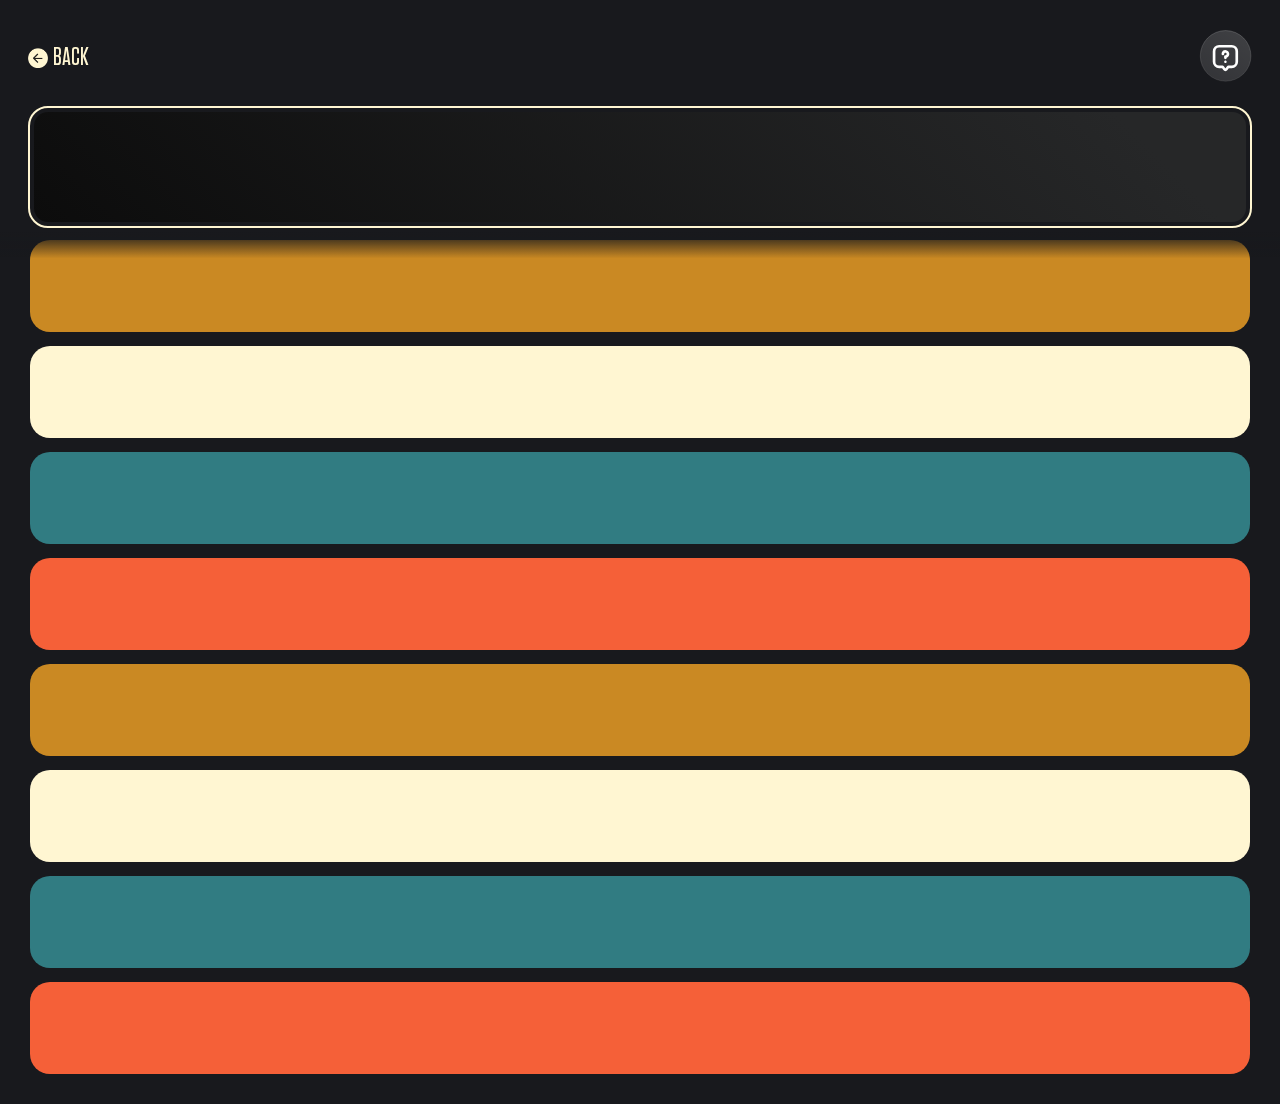
<file: index.html>
<!DOCTYPE html>
<html lang="en">

<head>
    <meta charset="UTF-8">
    <meta name="viewport" content="width=device-width, initial-scale=1.0">
    <link rel="stylesheet" href="styles.css">
    <script src="main.js"></script>
    <title>Tutorial Videos</title>
</head>

<body>
    <div class="mainContainer">
        <div class="stickyHeader">
            <div class="navContainer">
                <div style="display: flex; align-items: center">
                    <img src="assets/img/arrow_back_icon.png" alt="" class="backArrowIcon">
                    <h3 class="backLabel">BACK</h3>
                </div>
                <a href="https://test-ventures.com/sacbepayments/sacbe_support/v1/#/index">
                    <img src="assets/img/support_icon.svg" alt="support">
                </a>
            </div>
            <div style="width: 100%; display: flex; flex-direction: column; gap: .5rem;">
                <div class="title-container fadeIn">
                    <div class="gradient-title-container">
                        <div style="width: 100%; display: flex; justify-content: space-between; align-items: center;">
                            <img src="./assets/img/sacbe_logo.svg" class="sacbe-logo fadeInText" alt="sacbe_logo">
                            <img src="./assets/img/visa_logo.svg" class="master-card-logo fadeInText" alt="visa_logo">
                        </div>
                        <h1 class="panel-title fadeInText">TUTORIAL VIDEOS</h1>
                    </div>
                </div>
            </div>
        </div>

        <div class="videos-container">
            <a class="video-container fadeIn" href="https://www.youtube.com/watch?v=9zCfjHZicMk" target="_blank">
                <div class="video-item">
                    <div class="mini-label-container fadeInText">
                        <span class="mini-label">1:46 MIN</span>
                    </div>
                    <span class="video-title fadeInText">HOW TO ADD A NEW CARD?</span>
                </div>
            </a>
            <a class="video-container fadeIn" href="https://www.youtube.com/watch?v=-e9iCr4M2UQ" target="_blank">
                <div class="video-item">
                    <div class="mini-label-container fadeInText">
                        <span class="mini-label">1:33 MIN</span>
                    </div>
                    <span class="video-title fadeInText">HOW TO TOP UP?</span>
                </div>
            </a>
            <a class="video-container fadeIn" href="https://www.youtube.com/watch?v=wfTyq5IBsaI" target="_blank">
                <div class="video-item">
                    <div class="mini-label-container fadeInText">
                        <span class="mini-label">1:15 MIN</span>
                    </div>
                    <span class="video-title fadeInText">HOW TO PAY BILLS?</span>
                </div>
            </a>
            <a class="video-container fadeIn" href="https://www.youtube.com/watch?v=-pmedccVc3Y" target="_blank">
                <div class="video-item">
                    <div class="mini-label-container fadeInText">
                        <span class="mini-label">1:28 MIN</span>
                    </div>
                    <span class="video-title fadeInText">HOW TO REQUEST YOUR CARD?</span>
                </div>
            </a>
            <a class="video-container fadeIn " href="https://www.youtube.com/watch?v=SNN9tK99cCo" target="_blank">
                <div class="video-item">
                    <div class="mini-label-container fadeInText">
                        <span class="mini-label">1:36 MIN</span>
                    </div>
                    <span class="video-title fadeInText">HOW TO SEND MONEY?</span>
                </div>
            </a>
            <a class="video-container fadeIn" href="https://www.youtube.com/watch?v=dwmmmMFZc3o" target="_blank">
                <div class="video-item">
                    <div class="mini-label-container fadeInText">
                        <span class="mini-label">1:37 MIN</span>
                    </div>
                    <span class="video-title fadeInText">HOW TO REQUEST MONEY?</span>
                </div>
            </a>
            <a class="video-container fadeIn " href="https://www.youtube.com/watch?v=7crKuS0UjgI" target="_blank">
                <div class="video-item">
                    <div class="mini-label-container fadeInText">
                        <span class="mini-label">1:16 MIN</span>
                    </div>
                    <span class="video-title fadeInText">Load Money from a prepaid card</span>
                </div>
            </a>
            <a class="video-container fadeIn " href="https://www.youtube.com/watch?v=21Tj1qVic9E" target="_blank">
                <div class="video-item">
                    <div class="mini-label-container fadeInText">
                        <span class="mini-label">2:16 MIN</span>
                    </div>
                    <span class="video-title fadeInText">LOAD MONEY WITH ANY CARD</span>
                </div>
            </a>
        </div>
    </div>
</body>

</html>
</file>
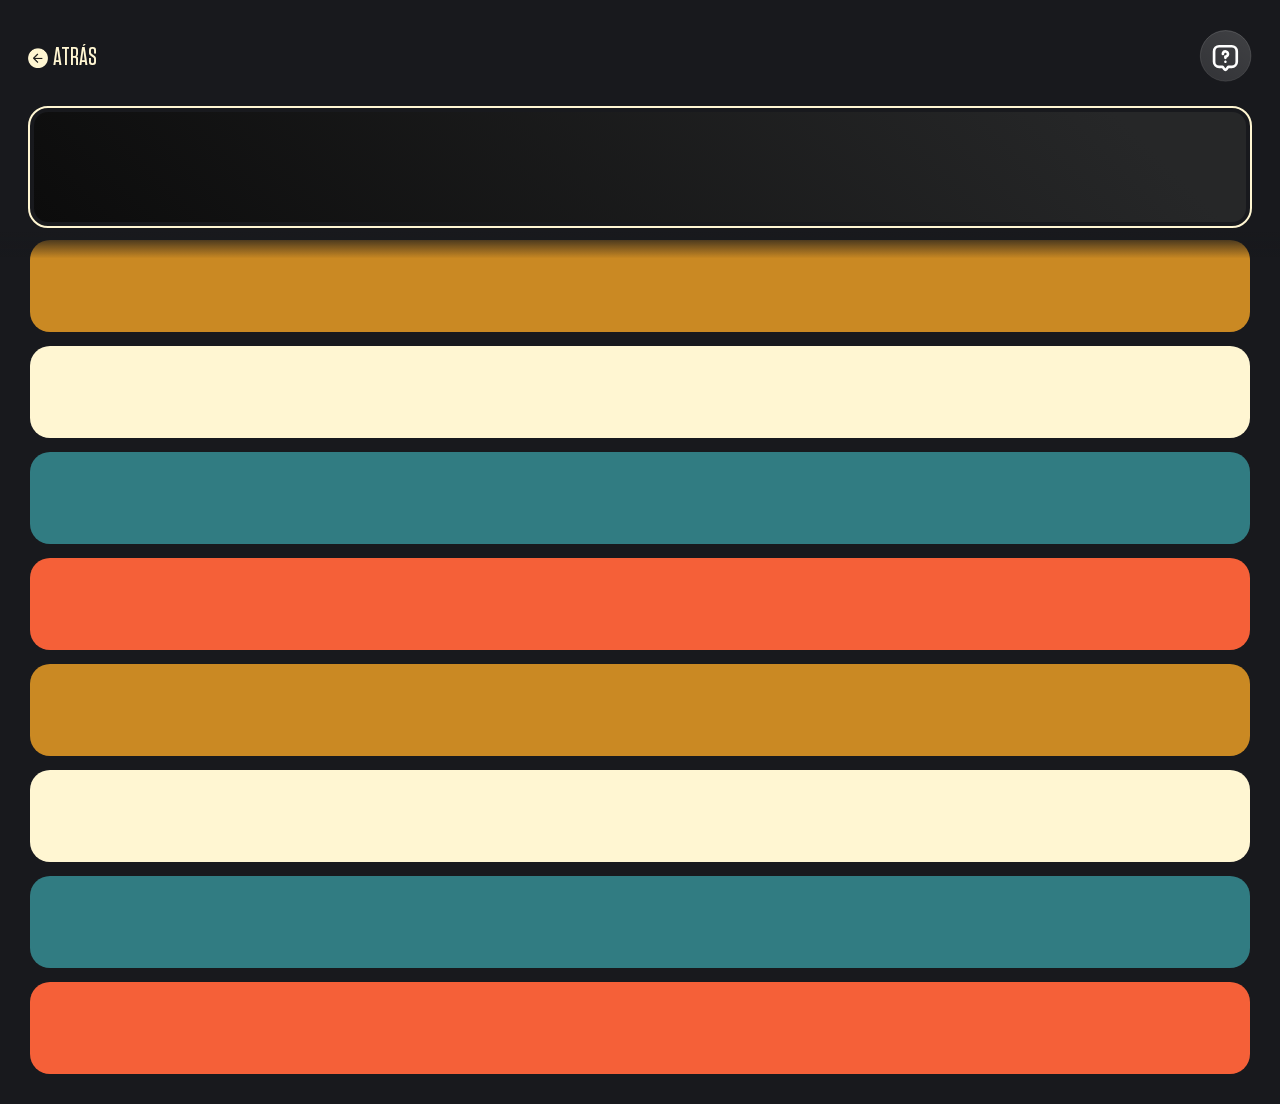
<file: index_es.html>
<!DOCTYPE html>
<html lang="en">

<head>
    <meta charset="UTF-8">
    <meta name="viewport" content="width=device-width, initial-scale=1.0">
    <link rel="stylesheet" href="styles.css">
    <script src="main.js"></script>
    <title>Tutorial Videos</title>
</head>

<body>
    <div class="mainContainer">
        <div class="stickyHeader">
            <div class="navContainer">
                <div style="display: flex; align-items: center">
                    <img src="assets/img/arrow_back_icon.png" alt="" class="backArrowIcon">
                    <h3 class="backLabel">ATRÁS</h3>
                </div>
                <a href="https://test-ventures.com/sacbepayments/sacbe_support/v1/#/index">
                    <img src="assets/img/support_icon.svg" alt="support">
                </a>
            </div>
            <div style="width: 100%; display: flex; flex-direction: column; gap: .5rem;">
                <div class="title-container fadeIn">
                    <div class="gradient-title-container">
                        <div style="width: 100%; display: flex; justify-content: space-between; align-items: center;">
                            <img src="./assets/img/sacbe_logo.svg" class="sacbe-logo fadeInText" alt="sacbe_logo">
                            <img src="./assets/img/visa_logo.svg" class="master-card-logo fadeInText" alt="visa_logo">
                        </div>
                        <h1 class="panel-title fadeInText">VIDEOS TUTORIALES</h1>
                    </div>
                </div>
            </div>
        </div>

        <div class="videos-container">
            <a class="video-container fadeIn" href="https://www.youtube.com/watch?v=9zCfjHZicMk" target="_blank">
                <div class="video-item">
                    <div class="mini-label-container fadeInText">
                        <span class="mini-label">1:46 MIN</span>
                    </div>
                    <span class="video-title fadeInText">¿CÓMO AGREGAR UNA TARJETA?</span>
                </div>
            </a>
            <a class="video-container fadeIn" href="https://www.youtube.com/watch?v=-e9iCr4M2UQ" target="_blank">
                <div class="video-item">
                    <div class="mini-label-container fadeInText">
                        <span class="mini-label">1:33 MIN</span>
                    </div>
                    <span class="video-title fadeInText">¿CÓMO RECARGAR?</span>
                </div>
            </a>
            <a class="video-container fadeIn" href="https://www.youtube.com/watch?v=wfTyq5IBsaI" target="_blank">
                <div class="video-item">
                    <div class="mini-label-container fadeInText">
                        <span class="mini-label">1:15 MIN</span>
                    </div>
                    <span class="video-title fadeInText">¿CÓMO PAGAR SERVICIOS?</span>
                </div>
            </a>
            <a class="video-container fadeIn" href="https://www.youtube.com/watch?v=-pmedccVc3Y" target="_blank">
                <div class="video-item">
                    <div class="mini-label-container fadeInText">
                        <span class="mini-label">1:28 MIN</span>
                    </div>
                    <span class="video-title fadeInText">¿CÓMO SOLICITAR TU TARJETA?</span>
                </div>
            </a>
            <a class="video-container fadeIn " href="https://www.youtube.com/watch?v=SNN9tK99cCo" target="_blank">
                <div class="video-item">
                    <div class="mini-label-container fadeInText">
                        <span class="mini-label">1:36 MIN</span>
                    </div>
                    <span class="video-title fadeInText">¿CÓMO ENVIAR DINERO?</span>
                </div>
            </a>
            <a class="video-container fadeIn" href="https://www.youtube.com/watch?v=dwmmmMFZc3o" target="_blank">
                <div class="video-item">
                    <div class="mini-label-container fadeInText">
                        <span class="mini-label">1:37 MIN</span>
                    </div>
                    <span class="video-title fadeInText">¿CÓMO SOLICITAR DINERO?</span>
                </div>
            </a>
            <a class="video-container fadeIn " href="https://www.youtube.com/watch?v=7crKuS0UjgI" target="_blank">
                <div class="video-item">
                    <div class="mini-label-container fadeInText">
                        <span class="mini-label">1:16 MIN</span>
                    </div>
                    <span class="video-title fadeInText">Cargar con tarjetas prepago</span>
                </div>
            </a>
            <a class="video-container fadeIn " href="https://www.youtube.com/watch?v=21Tj1qVic9E" target="_blank">
                <div class="video-item">
                    <div class="mini-label-container fadeInText">
                        <span class="mini-label">2:16 MIN</span>
                    </div>
                    <span class="video-title fadeInText">CARGAR SALDO CON TARJETAS</span>
                </div>
            </a>
        </div>
    </div>
</body>

</html>
</file>
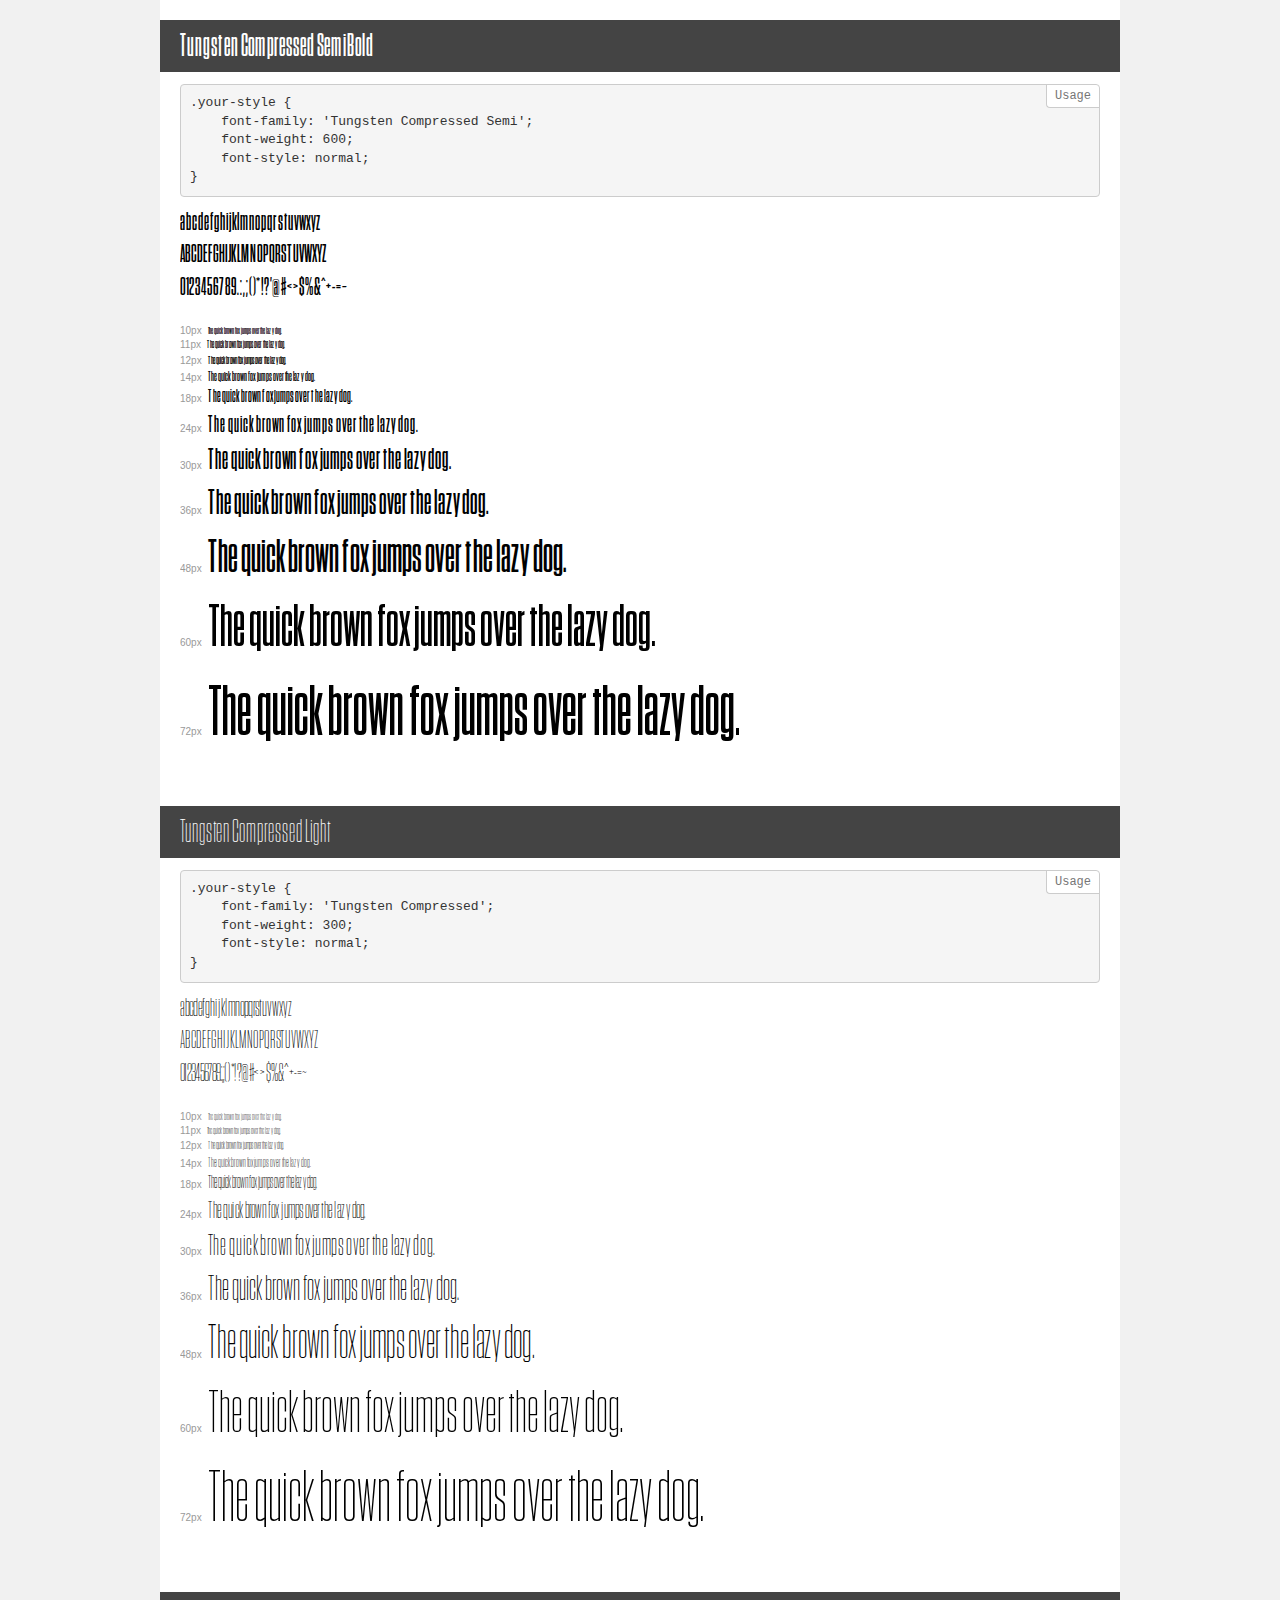
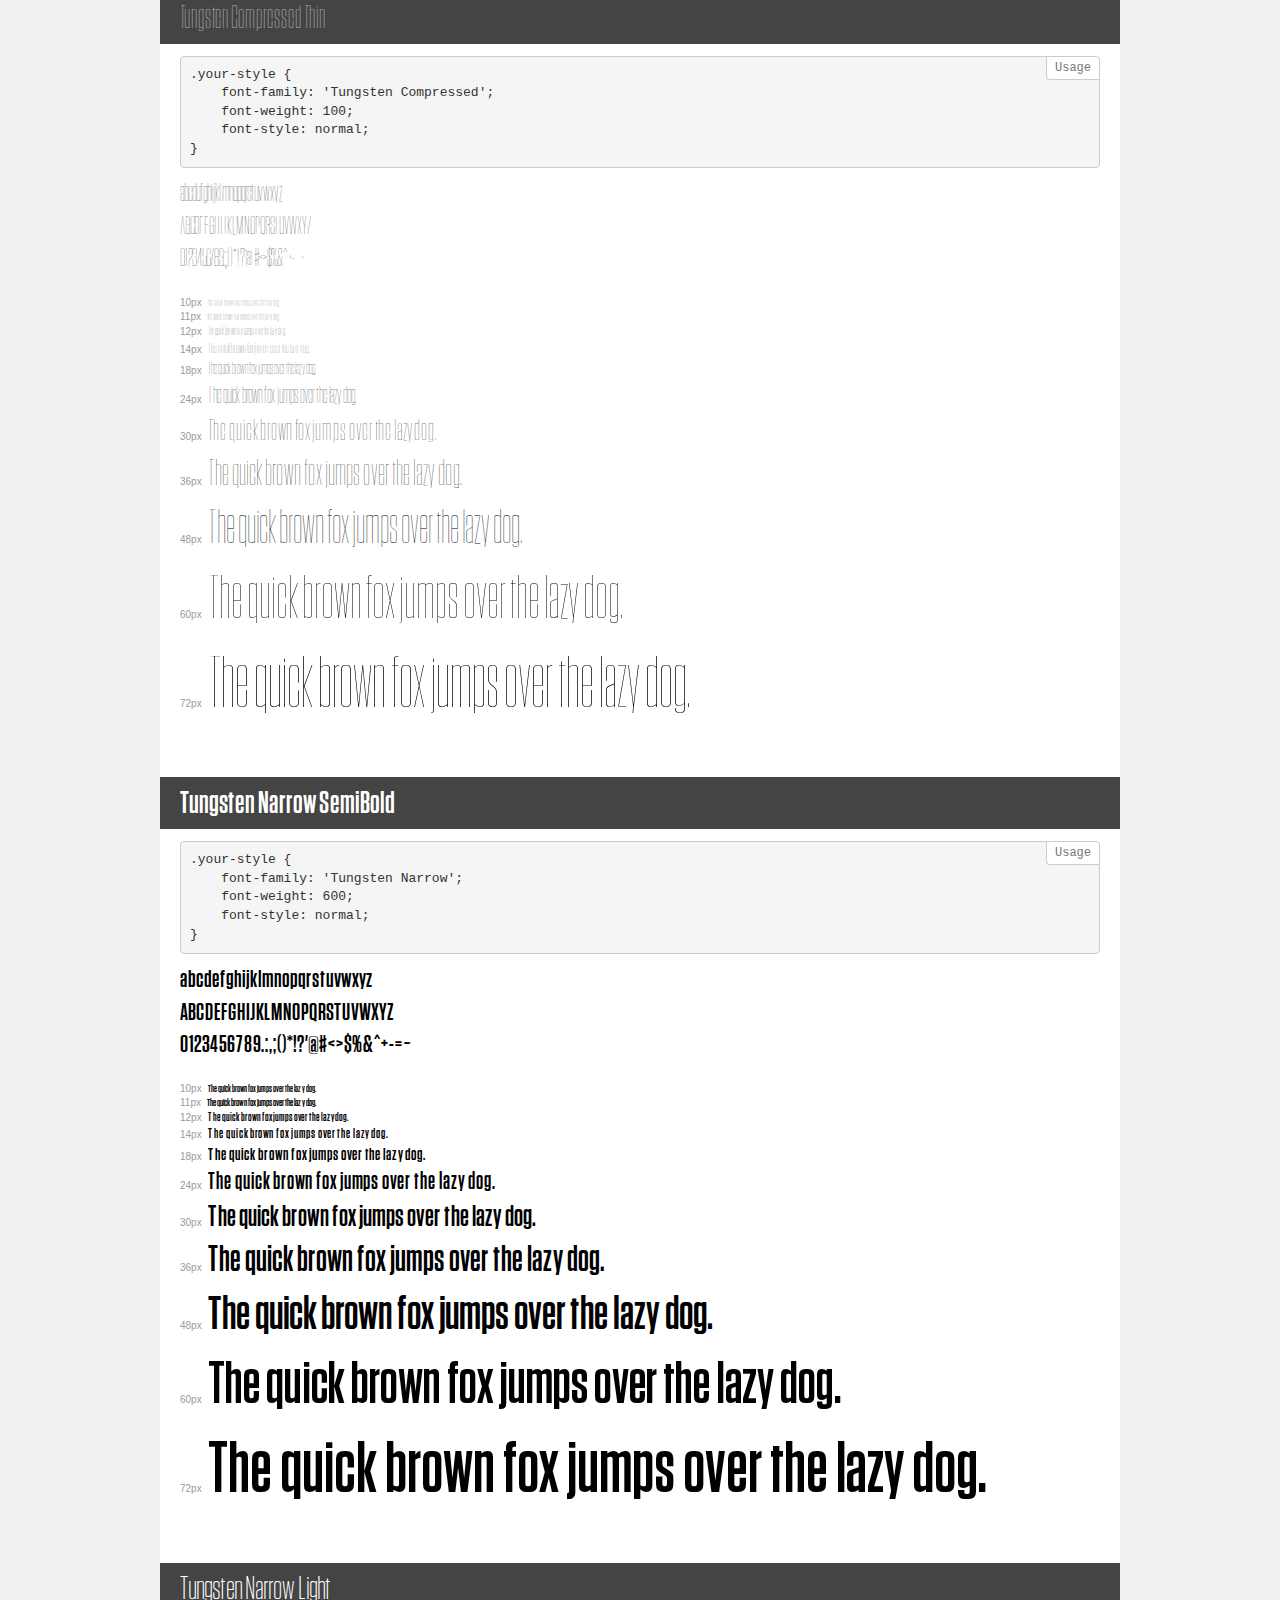
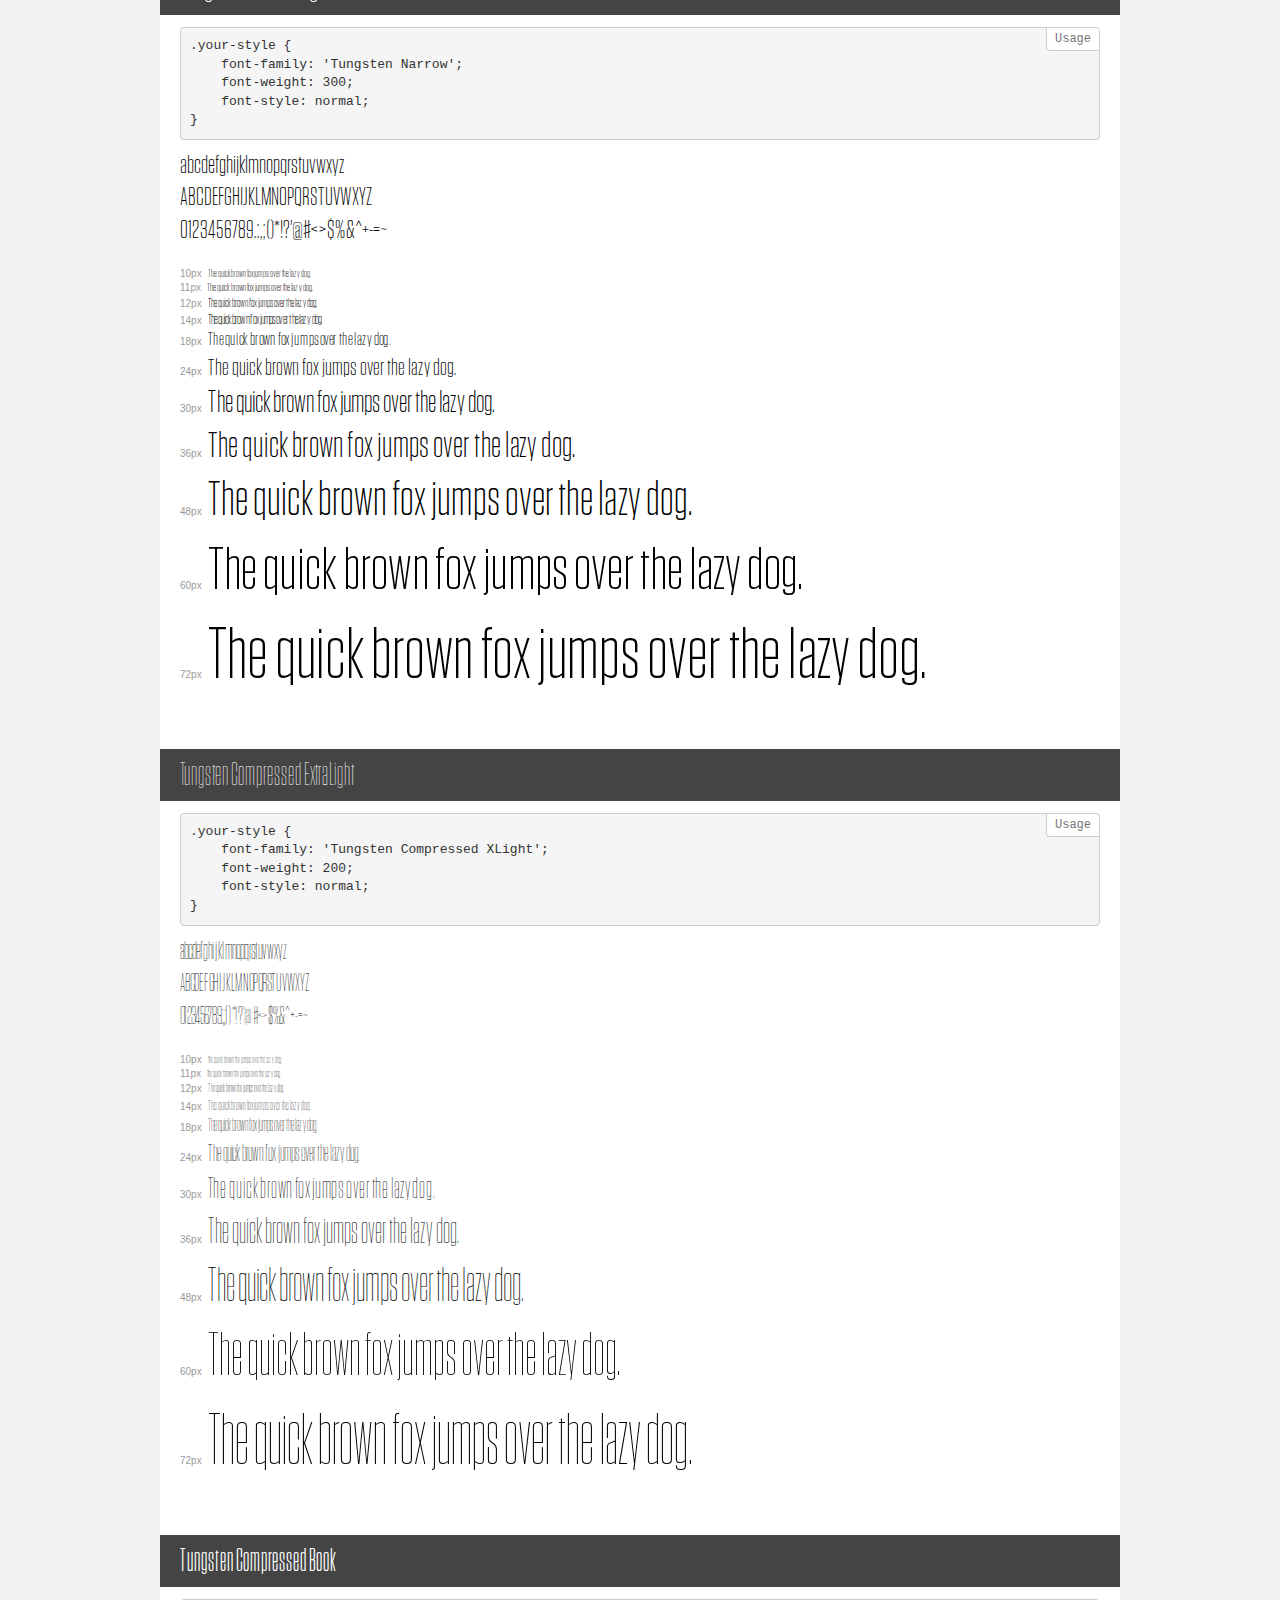
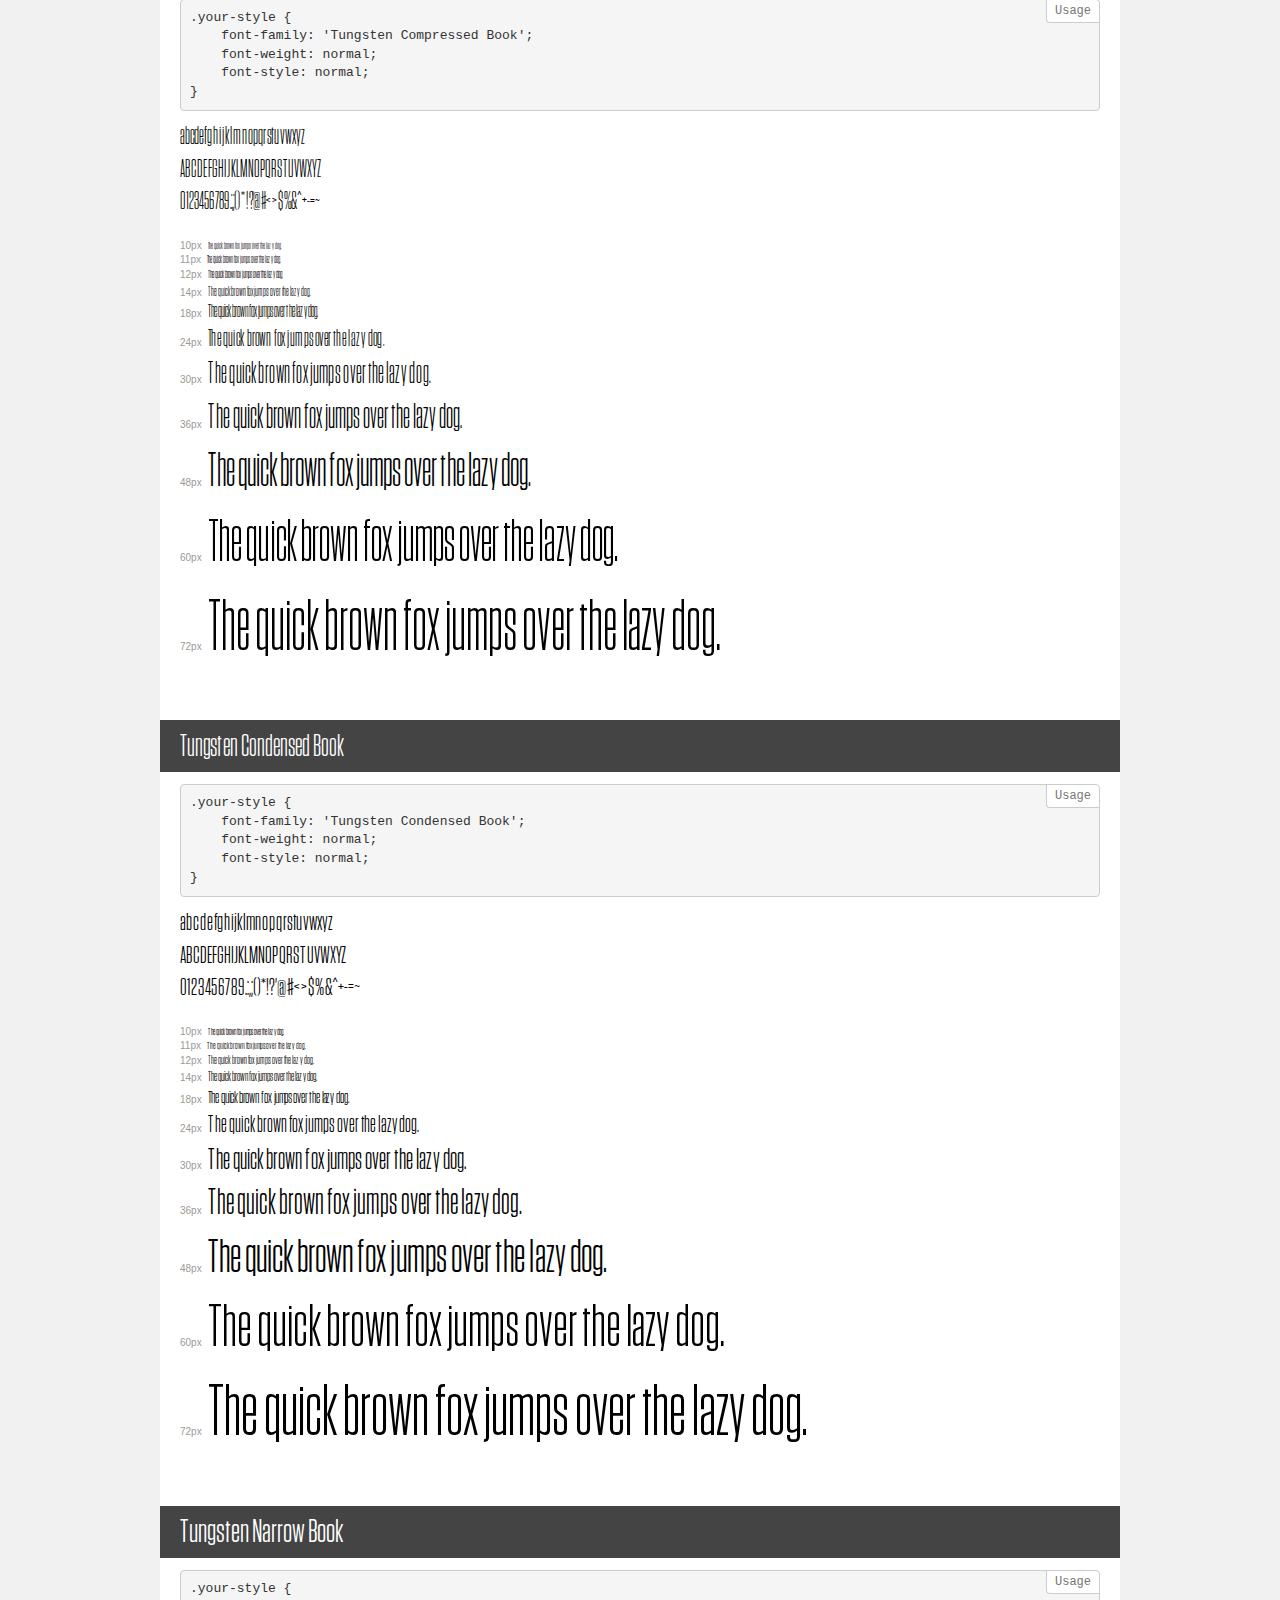
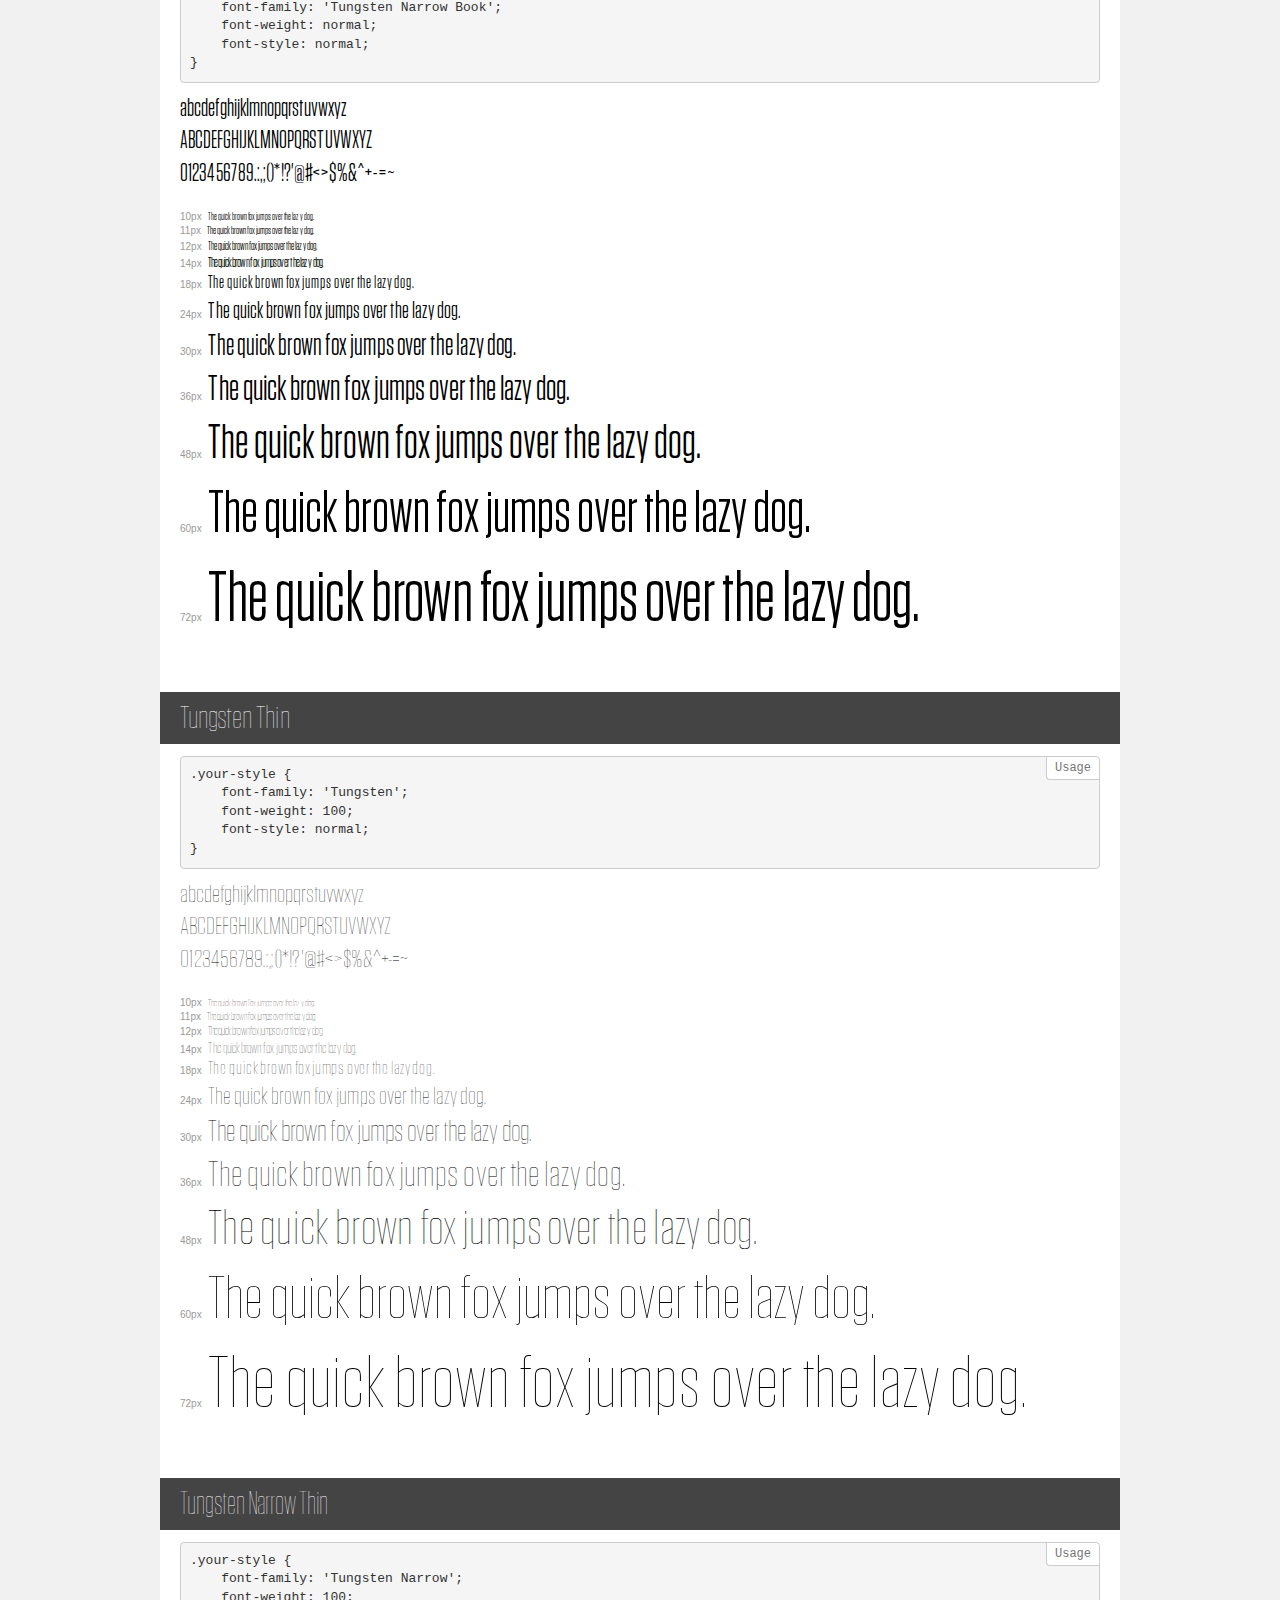
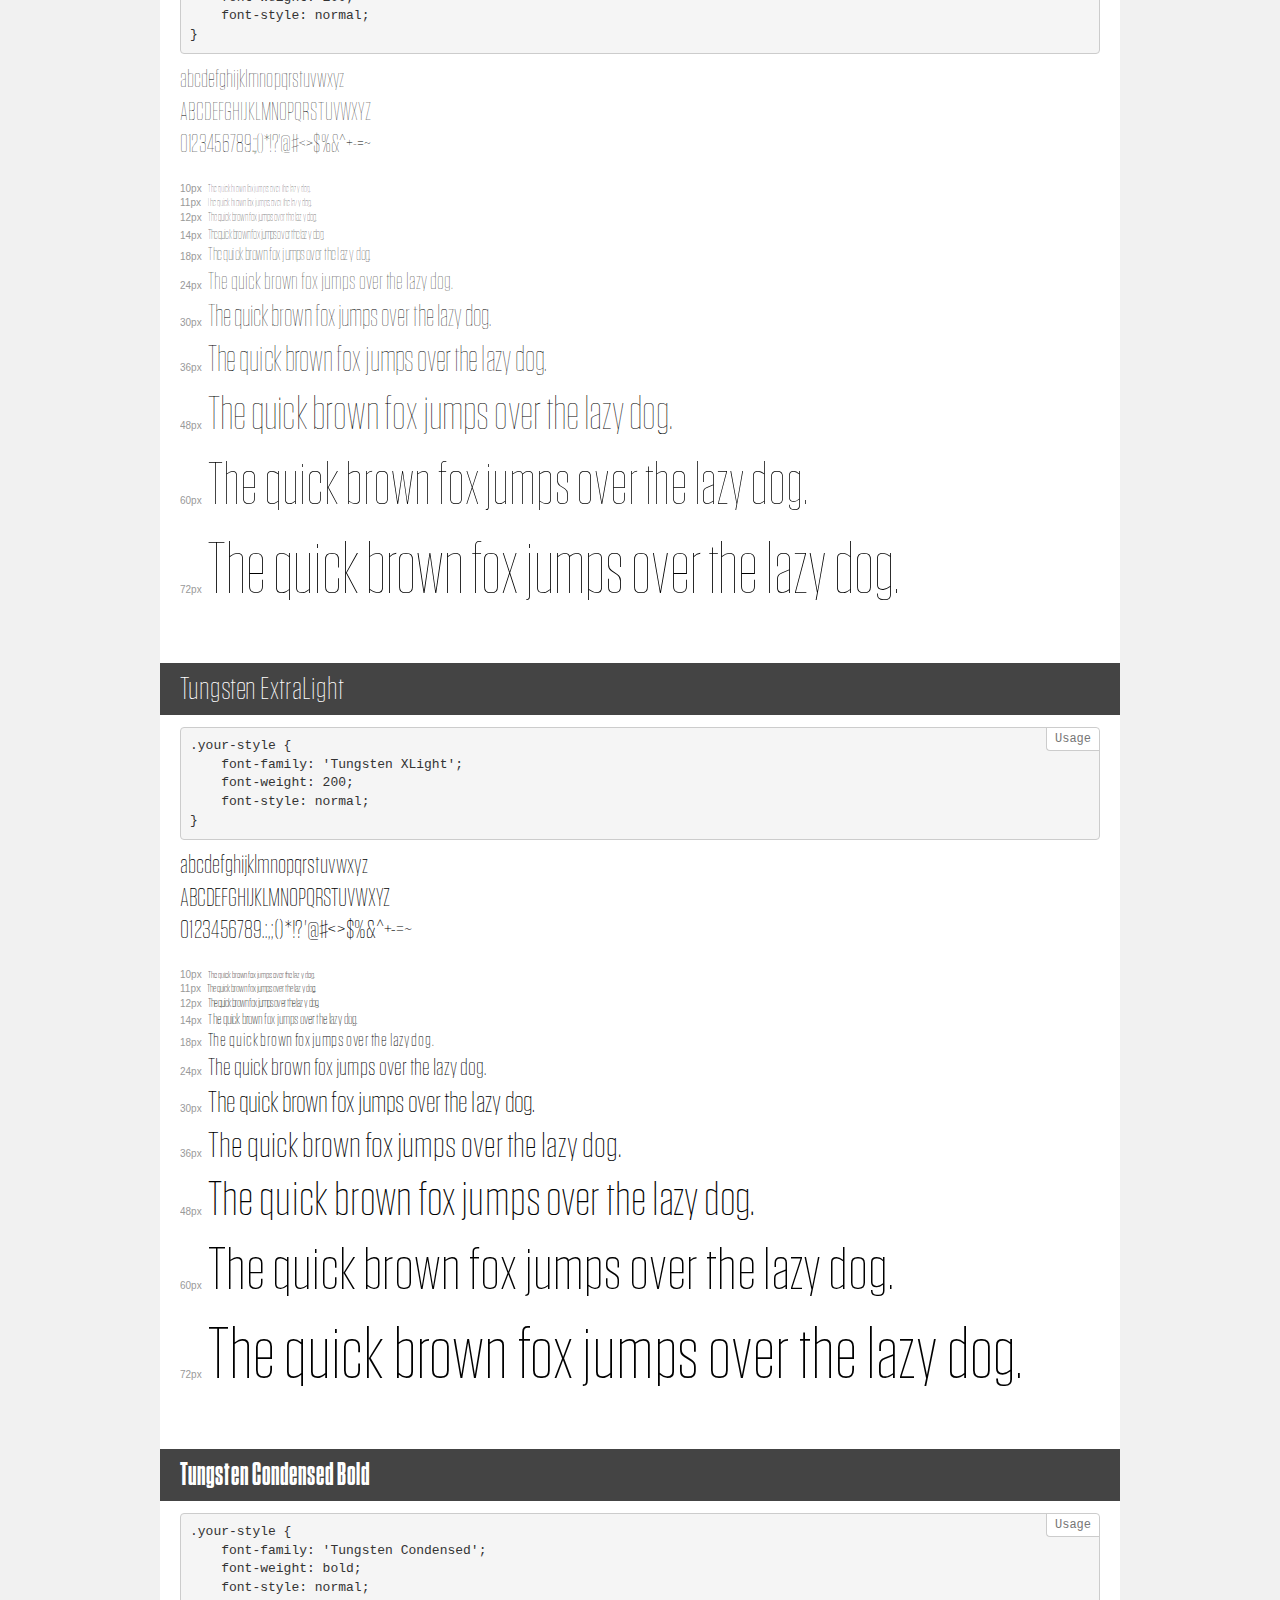
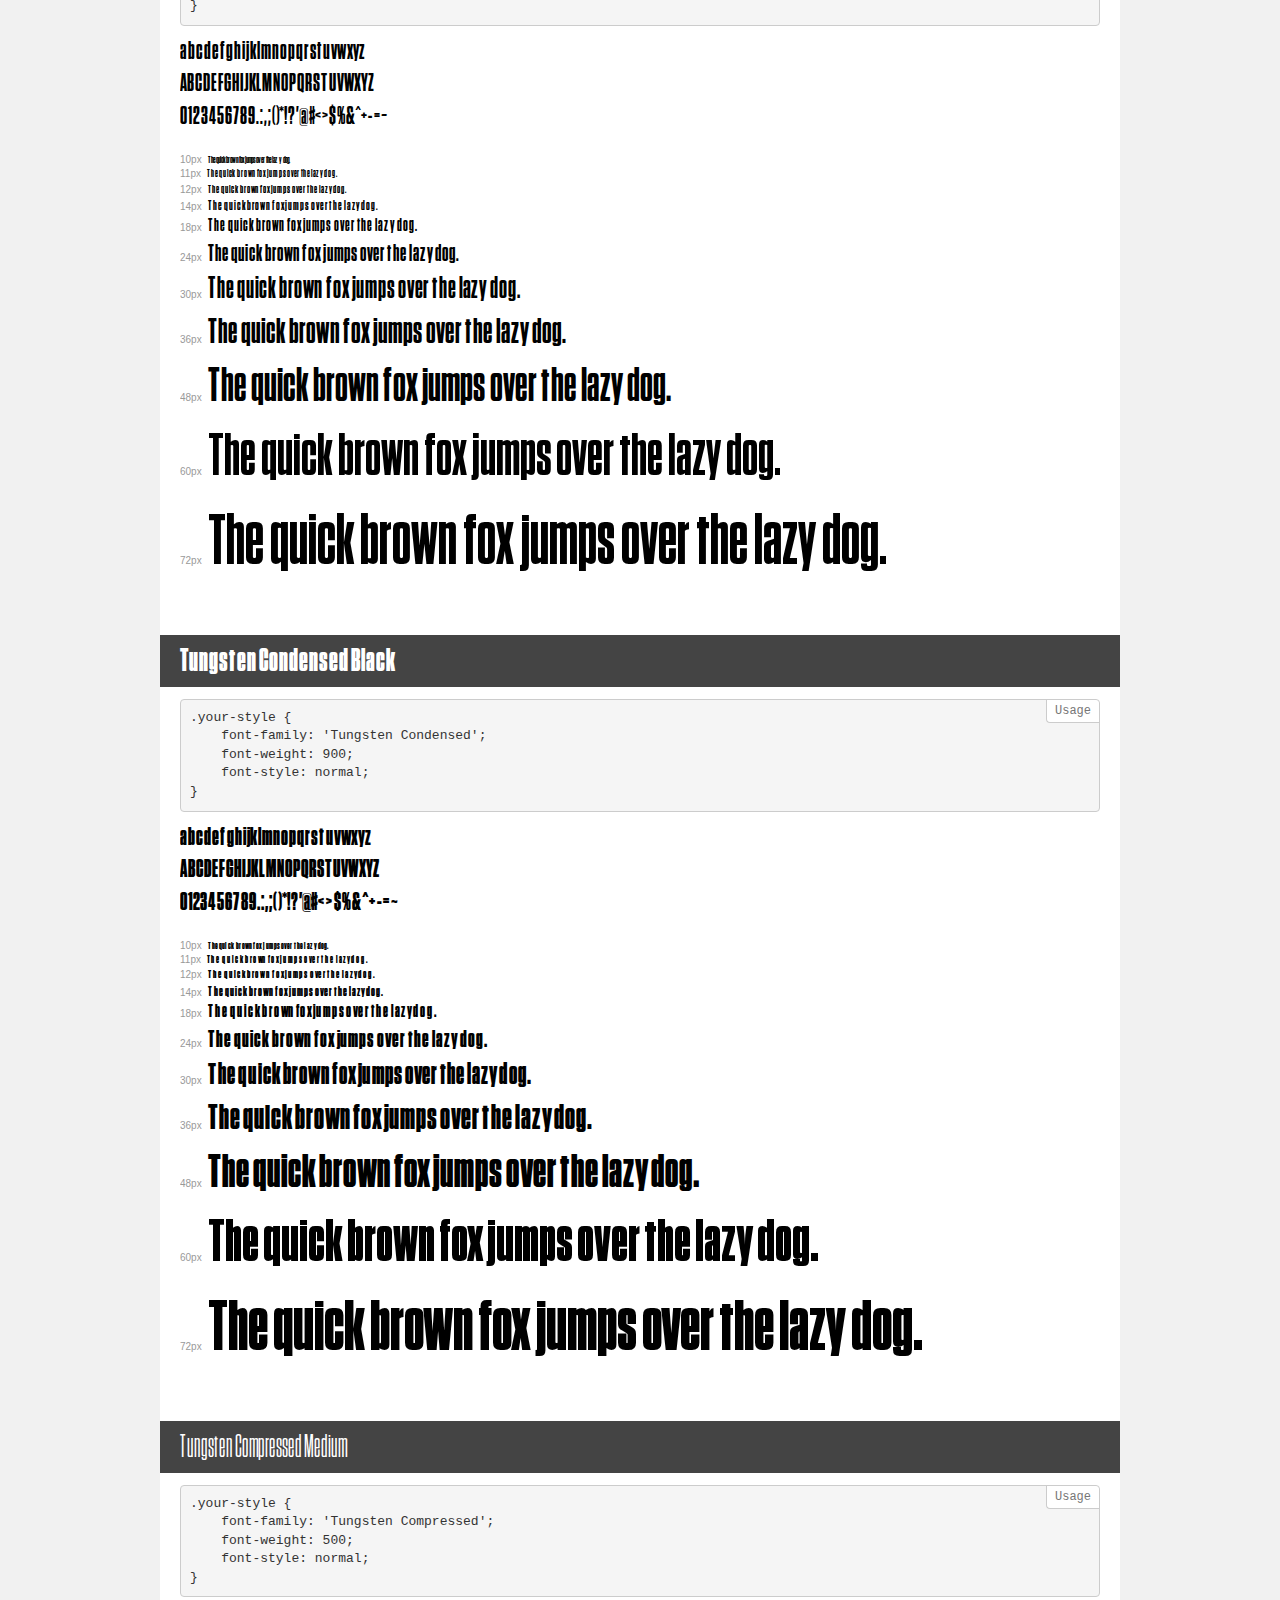
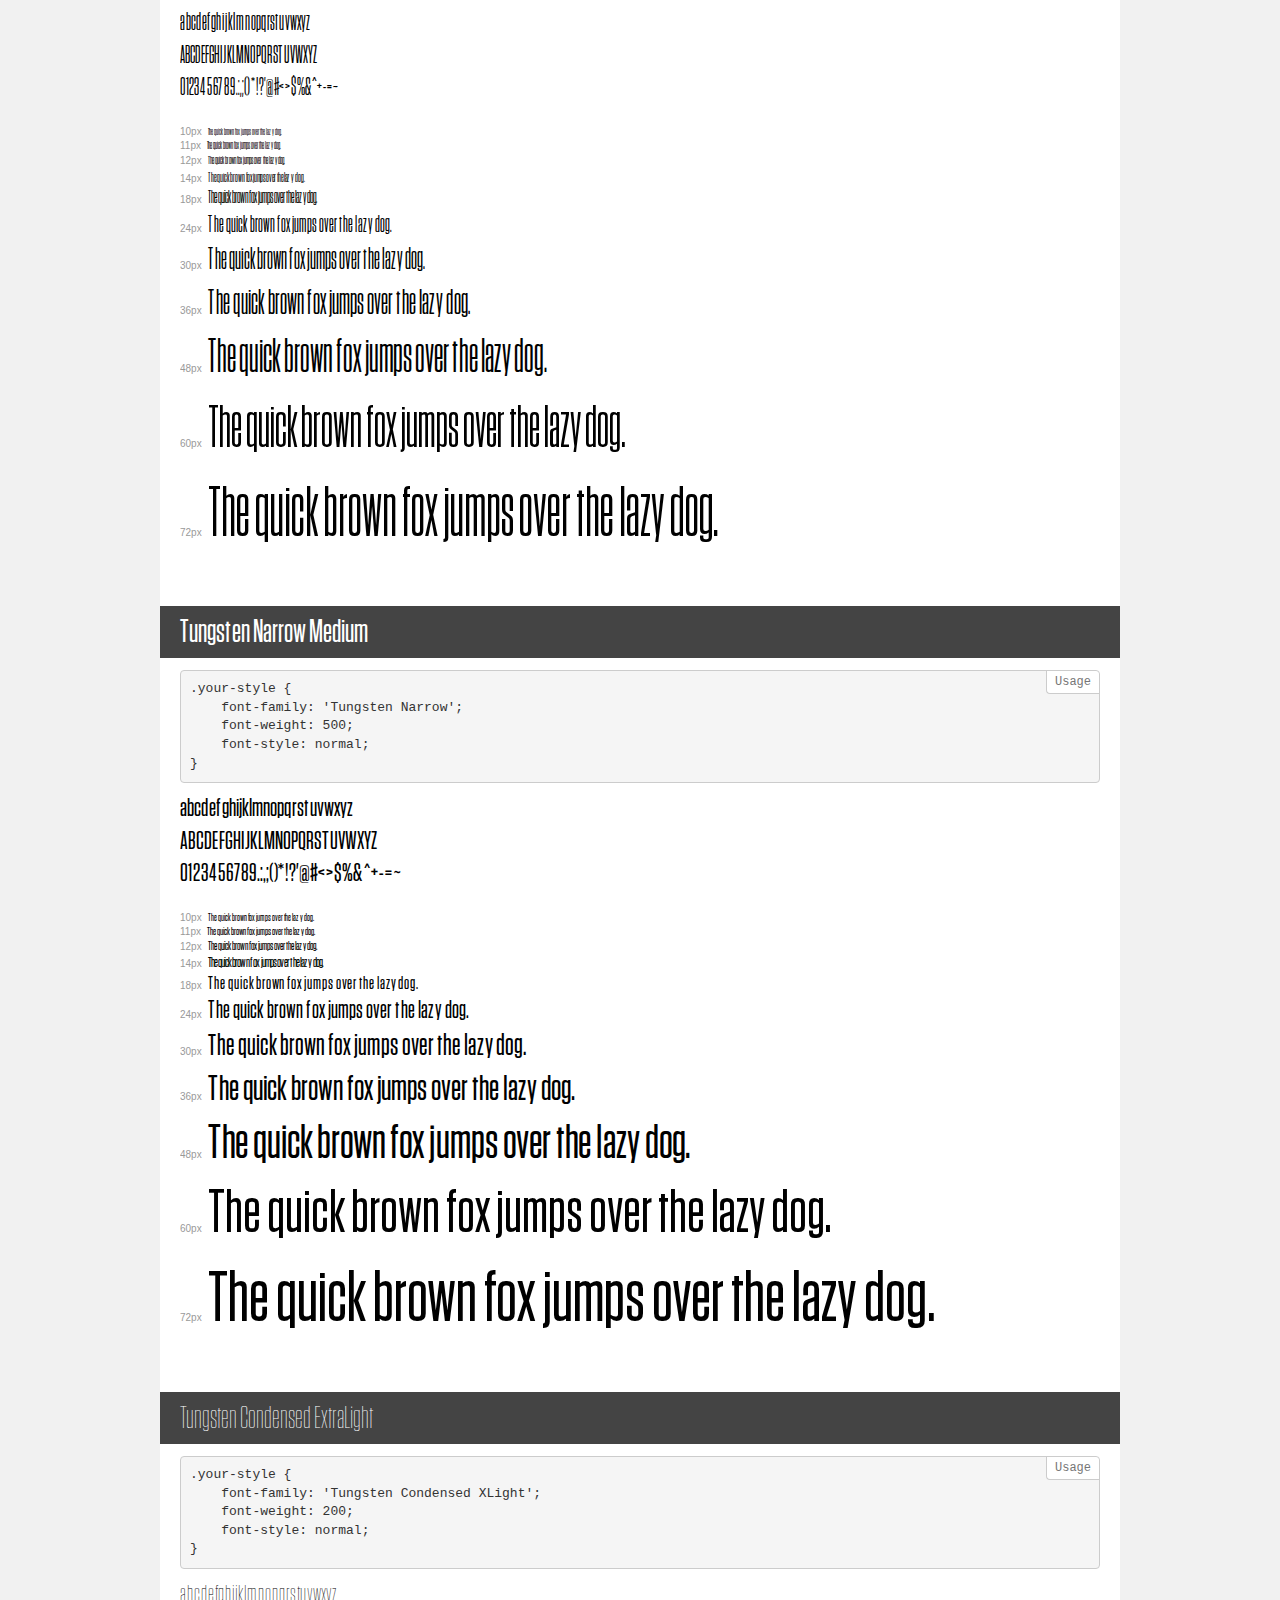
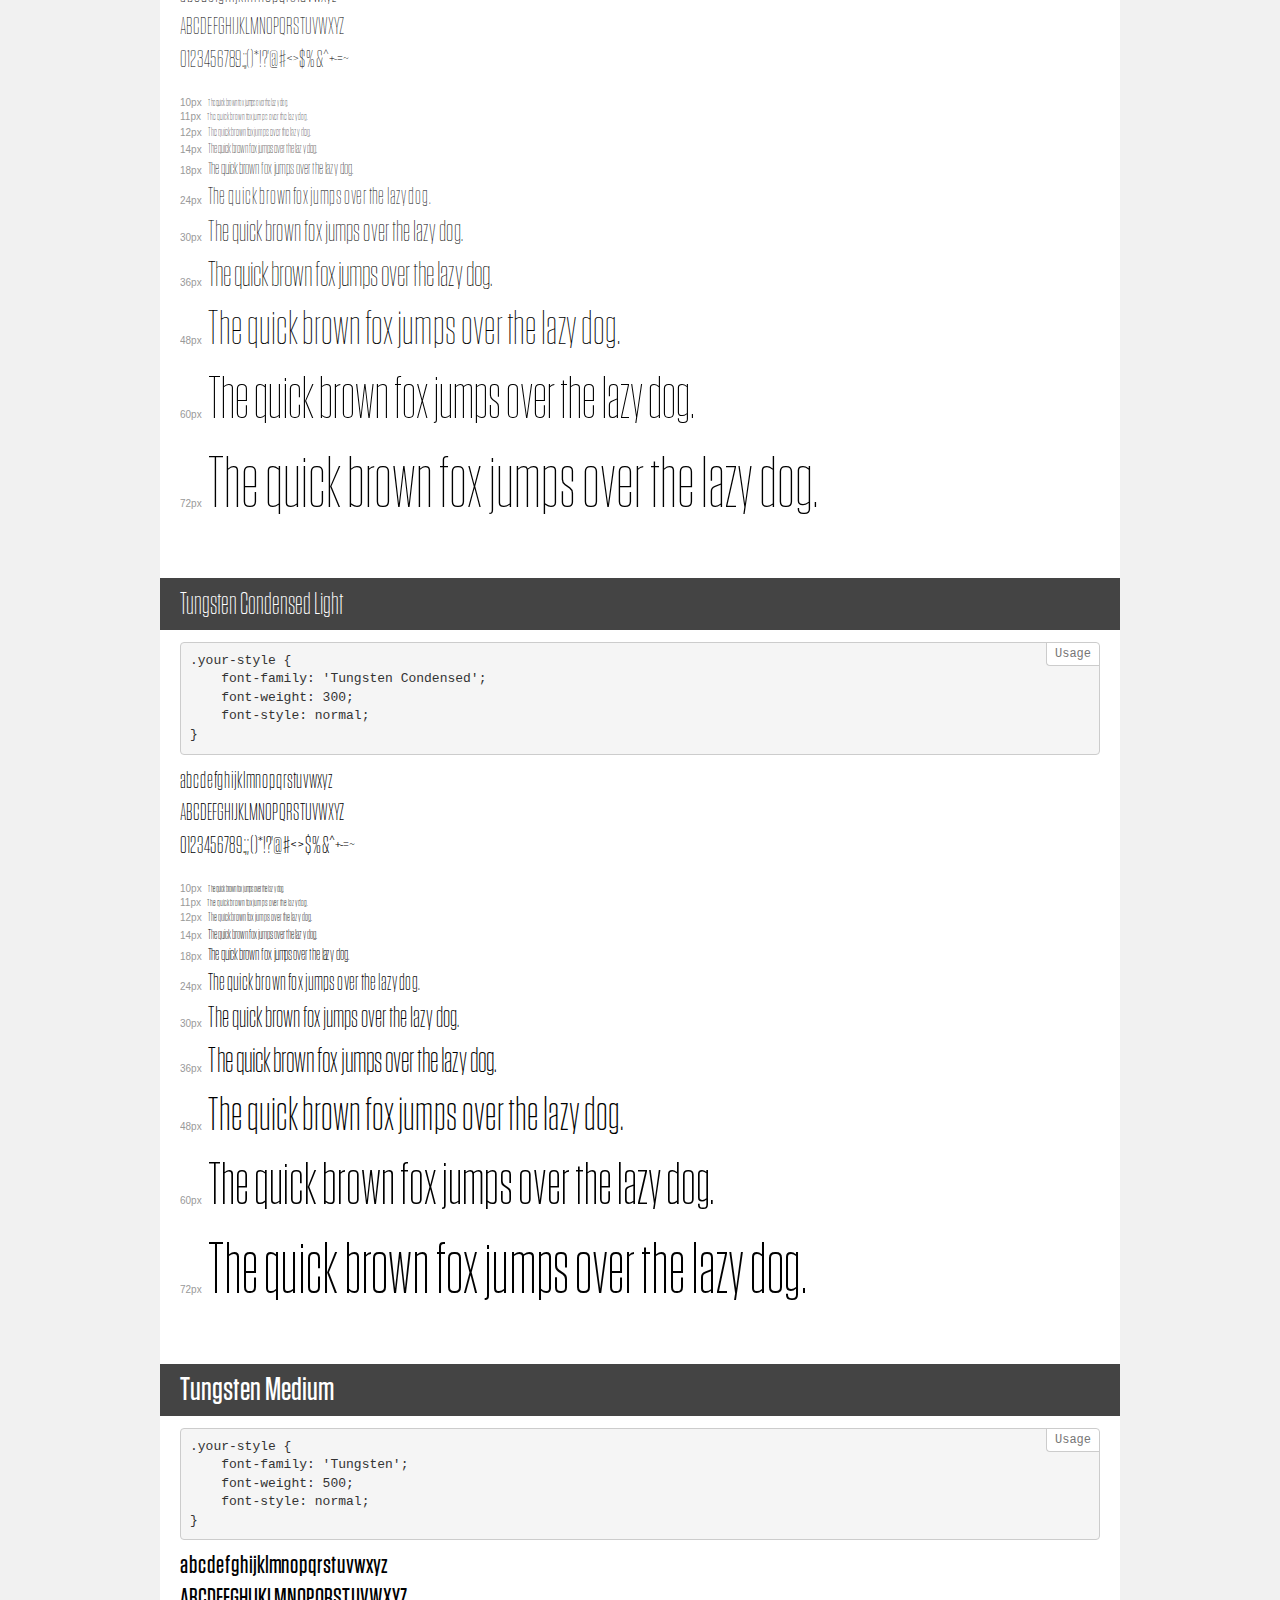
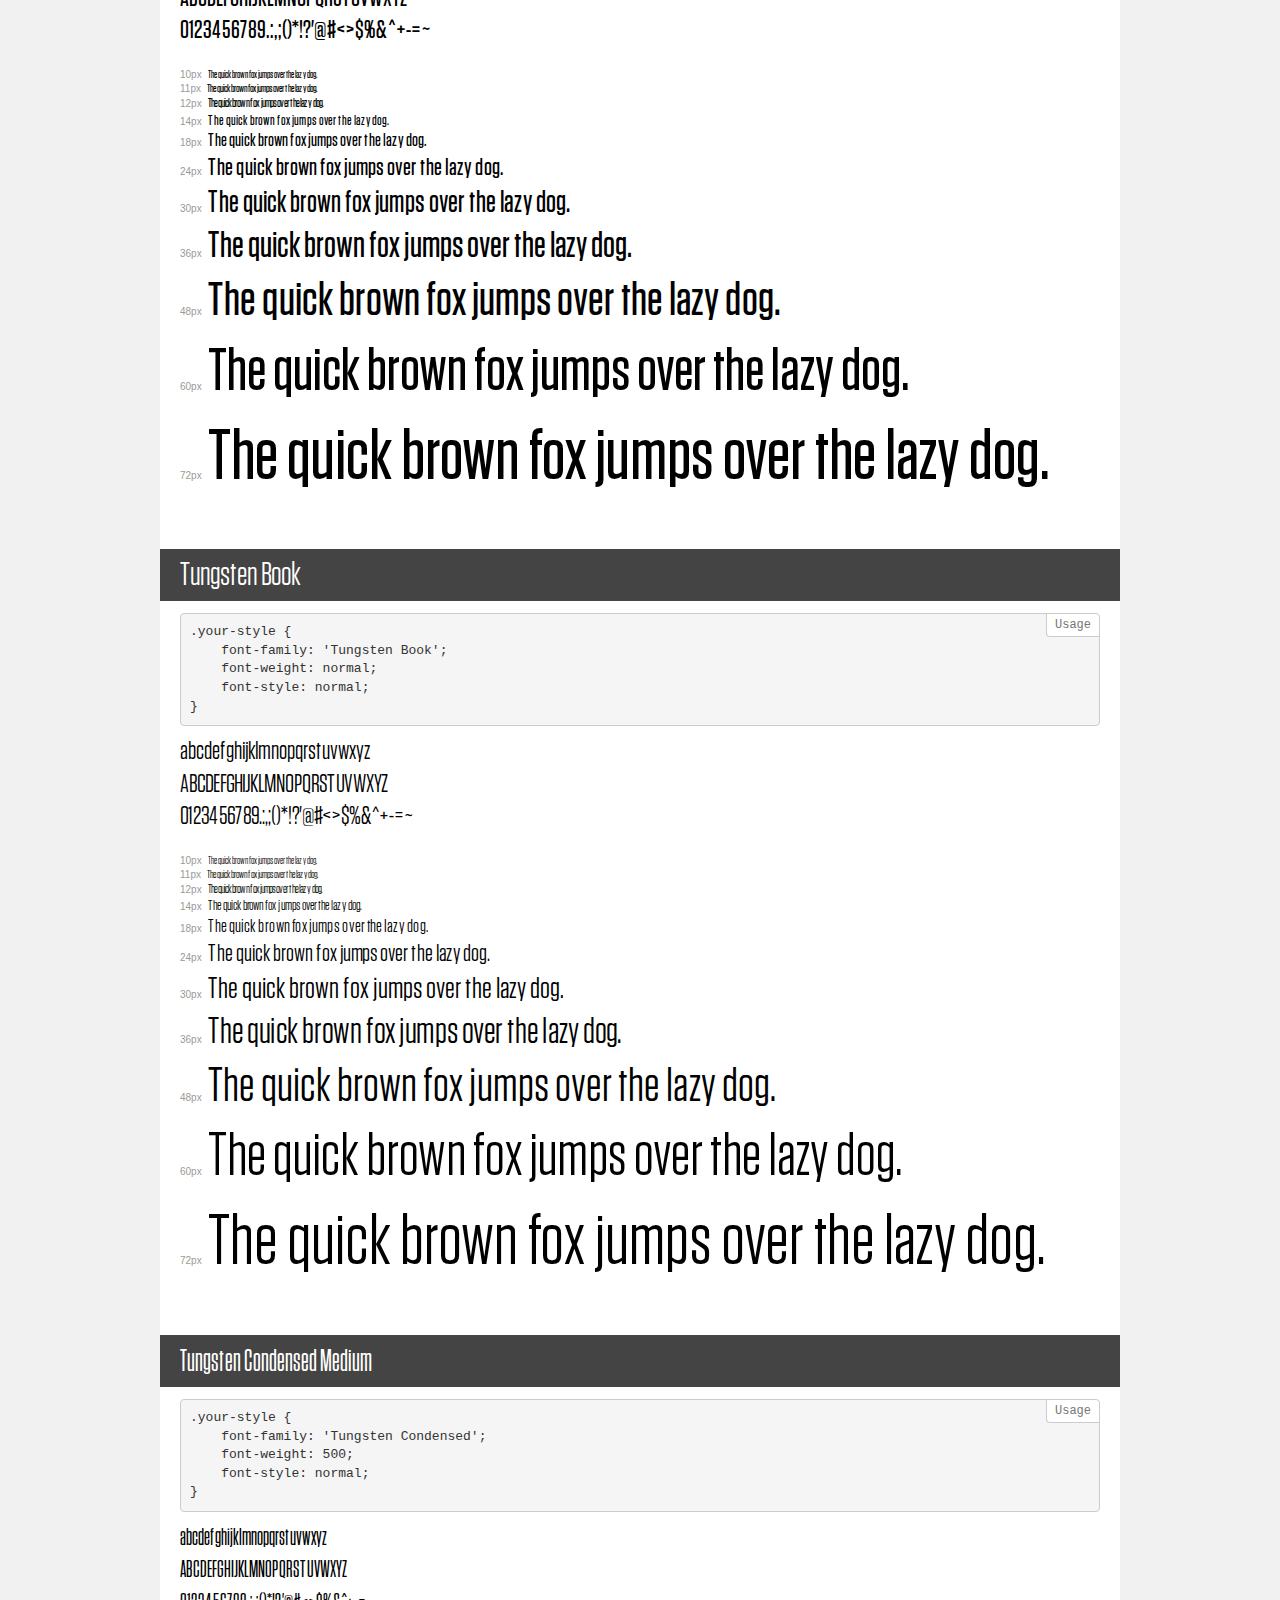
<file: assets/fonts/tungsten/demo.html>
<!DOCTYPE html>
<html>
<head>
    <meta charset="utf-8">
    <meta http-equiv="X-UA-Compatible" content="IE=edge">
    <meta name="viewport" content="width=device-width, initial-scale=1">
    <meta name="robots" content="noindex, noarchive">
    <meta name="format-detection" content="telephone=no">
    <title>Transfonter demo</title>
    <link href="stylesheet.css" rel="stylesheet">
    <style>
        /*
        http://meyerweb.com/eric/tools/css/reset/
        v2.0 | 20110126
        License: none (public domain)
        */
        html, body, div, span, applet, object, iframe,
        h1, h2, h3, h4, h5, h6, p, blockquote, pre,
        a, abbr, acronym, address, big, cite, code,
        del, dfn, em, img, ins, kbd, q, s, samp,
        small, strike, strong, sub, sup, tt, var,
        b, u, i, center,
        dl, dt, dd, ol, ul, li,
        fieldset, form, label, legend,
        table, caption, tbody, tfoot, thead, tr, th, td,
        article, aside, canvas, details, embed,
        figure, figcaption, footer, header, hgroup,
        menu, nav, output, ruby, section, summary,
        time, mark, audio, video {
            margin: 0;
            padding: 0;
            border: 0;
            font-size: 100%;
            font: inherit;
            vertical-align: baseline;
        }
        /* HTML5 display-role reset for older browsers */
        article, aside, details, figcaption, figure,
        footer, header, hgroup, menu, nav, section {
            display: block;
        }
        body {
            line-height: 1;
        }
        ol, ul {
            list-style: none;
        }
        blockquote, q {
            quotes: none;
        }
        blockquote:before, blockquote:after,
        q:before, q:after {
            content: '';
            content: none;
        }
        table {
            border-collapse: collapse;
            border-spacing: 0;
        }
        /* common styles */
        body {
            background: #f1f1f1;
            color: #000;
        }
        .page {
            background: #fff;
            width: 920px;
            margin: 0 auto;
            padding: 20px 20px 0 20px;
            overflow: hidden;
        }
        .font-container {
            overflow-x: auto;
            overflow-y: hidden;
            margin-bottom: 40px;
            line-height: 1.3;
            white-space: nowrap;
            padding-bottom: 5px;
        }
        h1 {
            position: relative;
            background: #444;
            font-size: 32px;
            color: #fff;
            padding: 10px 20px;
            margin: 0 -20px 12px -20px;
        }
        .letters {
            font-size: 25px;
            margin-bottom: 20px;
        }
        .s10:before {
            content: '10px';
        }
        .s11:before {
            content: '11px';
        }
        .s12:before {
            content: '12px';
        }
        .s14:before {
            content: '14px';
        }
        .s18:before {
            content: '18px';
        }
        .s24:before {
            content: '24px';
        }
        .s30:before {
            content: '30px';
        }
        .s36:before {
            content: '36px';
        }
        .s48:before {
            content: '48px';
        }
        .s60:before {
            content: '60px';
        }
        .s72:before {
            content: '72px';
        }
        .s10:before, .s11:before, .s12:before, .s14:before,
        .s18:before, .s24:before, .s30:before, .s36:before,
        .s48:before, .s60:before, .s72:before {
            font-family: Arial, sans-serif;
            font-size: 10px;
            font-weight: normal;
            font-style: normal;
            color: #999;
            padding-right: 6px;
        }
        pre {
            display: block;
            position: relative;
            padding: 9px;
            margin: 0 0 10px;
            font-family: Monaco, Menlo, Consolas, "Courier New", monospace !important;
            font-size: 13px;
            line-height: 1.428571429;
            color: #333;
            font-weight: normal !important;
            font-style: normal !important;
            background-color: #f5f5f5;
            border: 1px solid #ccc;
            overflow-x: auto;
            border-radius: 4px;
        }
        pre:after {
            display: block;
            position: absolute;
            right: 0;
            top: 0;
            content: 'Usage';
            line-height: 1;
            padding: 5px 8px;
            font-size: 12px;
            color: #767676;
            background-color: #fff;
            border: 1px solid #ccc;
            border-right: none;
            border-top: none;
            border-radius: 0 4px 0 4px;
            z-index: 10;
        }
        /* responsive */
        @media (max-width: 959px) {
            .page {
                width: auto;
                margin: 0;
            }
        }
    </style>
</head>
<body>
<div class="page">
    <div class="demo" style="font-family: 'Tungsten Compressed Semi'; font-weight: 600; font-style: normal;">
        <h1>Tungsten Compressed SemiBold</h1>
        <pre>.your-style {
    font-family: 'Tungsten Compressed Semi';
    font-weight: 600;
    font-style: normal;
}</pre>
        <div class="font-container">
            <p class="letters">
                abcdefghijklmnopqrstuvwxyz<br>
ABCDEFGHIJKLMNOPQRSTUVWXYZ<br>
                0123456789.:,;()*!?'@#<>$%&^+-=~
            </p>
            <p class="s10" style="font-size: 10px;">The quick brown fox jumps over the lazy dog.</p>
            <p class="s11" style="font-size: 11px;">The quick brown fox jumps over the lazy dog.</p>
            <p class="s12" style="font-size: 12px;">The quick brown fox jumps over the lazy dog.</p>
            <p class="s14" style="font-size: 14px;">The quick brown fox jumps over the lazy dog.</p>
            <p class="s18" style="font-size: 18px;">The quick brown fox jumps over the lazy dog.</p>
            <p class="s24" style="font-size: 24px;">The quick brown fox jumps over the lazy dog.</p>
            <p class="s30" style="font-size: 30px;">The quick brown fox jumps over the lazy dog.</p>
            <p class="s36" style="font-size: 36px;">The quick brown fox jumps over the lazy dog.</p>
            <p class="s48" style="font-size: 48px;">The quick brown fox jumps over the lazy dog.</p>
            <p class="s60" style="font-size: 60px;">The quick brown fox jumps over the lazy dog.</p>
            <p class="s72" style="font-size: 72px;">The quick brown fox jumps over the lazy dog.</p>
        </div>
    </div>
    <div class="demo" style="font-family: 'Tungsten Compressed'; font-weight: 300; font-style: normal;">
        <h1>Tungsten Compressed Light</h1>
        <pre>.your-style {
    font-family: 'Tungsten Compressed';
    font-weight: 300;
    font-style: normal;
}</pre>
        <div class="font-container">
            <p class="letters">
                abcdefghijklmnopqrstuvwxyz<br>
ABCDEFGHIJKLMNOPQRSTUVWXYZ<br>
                0123456789.:,;()*!?'@#<>$%&^+-=~
            </p>
            <p class="s10" style="font-size: 10px;">The quick brown fox jumps over the lazy dog.</p>
            <p class="s11" style="font-size: 11px;">The quick brown fox jumps over the lazy dog.</p>
            <p class="s12" style="font-size: 12px;">The quick brown fox jumps over the lazy dog.</p>
            <p class="s14" style="font-size: 14px;">The quick brown fox jumps over the lazy dog.</p>
            <p class="s18" style="font-size: 18px;">The quick brown fox jumps over the lazy dog.</p>
            <p class="s24" style="font-size: 24px;">The quick brown fox jumps over the lazy dog.</p>
            <p class="s30" style="font-size: 30px;">The quick brown fox jumps over the lazy dog.</p>
            <p class="s36" style="font-size: 36px;">The quick brown fox jumps over the lazy dog.</p>
            <p class="s48" style="font-size: 48px;">The quick brown fox jumps over the lazy dog.</p>
            <p class="s60" style="font-size: 60px;">The quick brown fox jumps over the lazy dog.</p>
            <p class="s72" style="font-size: 72px;">The quick brown fox jumps over the lazy dog.</p>
        </div>
    </div>
    <div class="demo" style="font-family: 'Tungsten Compressed'; font-weight: 100; font-style: normal;">
        <h1>Tungsten Compressed Thin</h1>
        <pre>.your-style {
    font-family: 'Tungsten Compressed';
    font-weight: 100;
    font-style: normal;
}</pre>
        <div class="font-container">
            <p class="letters">
                abcdefghijklmnopqrstuvwxyz<br>
ABCDEFGHIJKLMNOPQRSTUVWXYZ<br>
                0123456789.:,;()*!?'@#<>$%&^+-=~
            </p>
            <p class="s10" style="font-size: 10px;">The quick brown fox jumps over the lazy dog.</p>
            <p class="s11" style="font-size: 11px;">The quick brown fox jumps over the lazy dog.</p>
            <p class="s12" style="font-size: 12px;">The quick brown fox jumps over the lazy dog.</p>
            <p class="s14" style="font-size: 14px;">The quick brown fox jumps over the lazy dog.</p>
            <p class="s18" style="font-size: 18px;">The quick brown fox jumps over the lazy dog.</p>
            <p class="s24" style="font-size: 24px;">The quick brown fox jumps over the lazy dog.</p>
            <p class="s30" style="font-size: 30px;">The quick brown fox jumps over the lazy dog.</p>
            <p class="s36" style="font-size: 36px;">The quick brown fox jumps over the lazy dog.</p>
            <p class="s48" style="font-size: 48px;">The quick brown fox jumps over the lazy dog.</p>
            <p class="s60" style="font-size: 60px;">The quick brown fox jumps over the lazy dog.</p>
            <p class="s72" style="font-size: 72px;">The quick brown fox jumps over the lazy dog.</p>
        </div>
    </div>
    <div class="demo" style="font-family: 'Tungsten Narrow'; font-weight: 600; font-style: normal;">
        <h1>Tungsten Narrow SemiBold</h1>
        <pre>.your-style {
    font-family: 'Tungsten Narrow';
    font-weight: 600;
    font-style: normal;
}</pre>
        <div class="font-container">
            <p class="letters">
                abcdefghijklmnopqrstuvwxyz<br>
ABCDEFGHIJKLMNOPQRSTUVWXYZ<br>
                0123456789.:,;()*!?'@#<>$%&^+-=~
            </p>
            <p class="s10" style="font-size: 10px;">The quick brown fox jumps over the lazy dog.</p>
            <p class="s11" style="font-size: 11px;">The quick brown fox jumps over the lazy dog.</p>
            <p class="s12" style="font-size: 12px;">The quick brown fox jumps over the lazy dog.</p>
            <p class="s14" style="font-size: 14px;">The quick brown fox jumps over the lazy dog.</p>
            <p class="s18" style="font-size: 18px;">The quick brown fox jumps over the lazy dog.</p>
            <p class="s24" style="font-size: 24px;">The quick brown fox jumps over the lazy dog.</p>
            <p class="s30" style="font-size: 30px;">The quick brown fox jumps over the lazy dog.</p>
            <p class="s36" style="font-size: 36px;">The quick brown fox jumps over the lazy dog.</p>
            <p class="s48" style="font-size: 48px;">The quick brown fox jumps over the lazy dog.</p>
            <p class="s60" style="font-size: 60px;">The quick brown fox jumps over the lazy dog.</p>
            <p class="s72" style="font-size: 72px;">The quick brown fox jumps over the lazy dog.</p>
        </div>
    </div>
    <div class="demo" style="font-family: 'Tungsten Narrow'; font-weight: 300; font-style: normal;">
        <h1>Tungsten Narrow Light</h1>
        <pre>.your-style {
    font-family: 'Tungsten Narrow';
    font-weight: 300;
    font-style: normal;
}</pre>
        <div class="font-container">
            <p class="letters">
                abcdefghijklmnopqrstuvwxyz<br>
ABCDEFGHIJKLMNOPQRSTUVWXYZ<br>
                0123456789.:,;()*!?'@#<>$%&^+-=~
            </p>
            <p class="s10" style="font-size: 10px;">The quick brown fox jumps over the lazy dog.</p>
            <p class="s11" style="font-size: 11px;">The quick brown fox jumps over the lazy dog.</p>
            <p class="s12" style="font-size: 12px;">The quick brown fox jumps over the lazy dog.</p>
            <p class="s14" style="font-size: 14px;">The quick brown fox jumps over the lazy dog.</p>
            <p class="s18" style="font-size: 18px;">The quick brown fox jumps over the lazy dog.</p>
            <p class="s24" style="font-size: 24px;">The quick brown fox jumps over the lazy dog.</p>
            <p class="s30" style="font-size: 30px;">The quick brown fox jumps over the lazy dog.</p>
            <p class="s36" style="font-size: 36px;">The quick brown fox jumps over the lazy dog.</p>
            <p class="s48" style="font-size: 48px;">The quick brown fox jumps over the lazy dog.</p>
            <p class="s60" style="font-size: 60px;">The quick brown fox jumps over the lazy dog.</p>
            <p class="s72" style="font-size: 72px;">The quick brown fox jumps over the lazy dog.</p>
        </div>
    </div>
    <div class="demo" style="font-family: 'Tungsten Compressed XLight'; font-weight: 200; font-style: normal;">
        <h1>Tungsten Compressed ExtraLight</h1>
        <pre>.your-style {
    font-family: 'Tungsten Compressed XLight';
    font-weight: 200;
    font-style: normal;
}</pre>
        <div class="font-container">
            <p class="letters">
                abcdefghijklmnopqrstuvwxyz<br>
ABCDEFGHIJKLMNOPQRSTUVWXYZ<br>
                0123456789.:,;()*!?'@#<>$%&^+-=~
            </p>
            <p class="s10" style="font-size: 10px;">The quick brown fox jumps over the lazy dog.</p>
            <p class="s11" style="font-size: 11px;">The quick brown fox jumps over the lazy dog.</p>
            <p class="s12" style="font-size: 12px;">The quick brown fox jumps over the lazy dog.</p>
            <p class="s14" style="font-size: 14px;">The quick brown fox jumps over the lazy dog.</p>
            <p class="s18" style="font-size: 18px;">The quick brown fox jumps over the lazy dog.</p>
            <p class="s24" style="font-size: 24px;">The quick brown fox jumps over the lazy dog.</p>
            <p class="s30" style="font-size: 30px;">The quick brown fox jumps over the lazy dog.</p>
            <p class="s36" style="font-size: 36px;">The quick brown fox jumps over the lazy dog.</p>
            <p class="s48" style="font-size: 48px;">The quick brown fox jumps over the lazy dog.</p>
            <p class="s60" style="font-size: 60px;">The quick brown fox jumps over the lazy dog.</p>
            <p class="s72" style="font-size: 72px;">The quick brown fox jumps over the lazy dog.</p>
        </div>
    </div>
    <div class="demo" style="font-family: 'Tungsten Compressed Book'; font-weight: normal; font-style: normal;">
        <h1>Tungsten Compressed Book</h1>
        <pre>.your-style {
    font-family: 'Tungsten Compressed Book';
    font-weight: normal;
    font-style: normal;
}</pre>
        <div class="font-container">
            <p class="letters">
                abcdefghijklmnopqrstuvwxyz<br>
ABCDEFGHIJKLMNOPQRSTUVWXYZ<br>
                0123456789.:,;()*!?'@#<>$%&^+-=~
            </p>
            <p class="s10" style="font-size: 10px;">The quick brown fox jumps over the lazy dog.</p>
            <p class="s11" style="font-size: 11px;">The quick brown fox jumps over the lazy dog.</p>
            <p class="s12" style="font-size: 12px;">The quick brown fox jumps over the lazy dog.</p>
            <p class="s14" style="font-size: 14px;">The quick brown fox jumps over the lazy dog.</p>
            <p class="s18" style="font-size: 18px;">The quick brown fox jumps over the lazy dog.</p>
            <p class="s24" style="font-size: 24px;">The quick brown fox jumps over the lazy dog.</p>
            <p class="s30" style="font-size: 30px;">The quick brown fox jumps over the lazy dog.</p>
            <p class="s36" style="font-size: 36px;">The quick brown fox jumps over the lazy dog.</p>
            <p class="s48" style="font-size: 48px;">The quick brown fox jumps over the lazy dog.</p>
            <p class="s60" style="font-size: 60px;">The quick brown fox jumps over the lazy dog.</p>
            <p class="s72" style="font-size: 72px;">The quick brown fox jumps over the lazy dog.</p>
        </div>
    </div>
    <div class="demo" style="font-family: 'Tungsten Condensed Book'; font-weight: normal; font-style: normal;">
        <h1>Tungsten Condensed Book</h1>
        <pre>.your-style {
    font-family: 'Tungsten Condensed Book';
    font-weight: normal;
    font-style: normal;
}</pre>
        <div class="font-container">
            <p class="letters">
                abcdefghijklmnopqrstuvwxyz<br>
ABCDEFGHIJKLMNOPQRSTUVWXYZ<br>
                0123456789.:,;()*!?'@#<>$%&^+-=~
            </p>
            <p class="s10" style="font-size: 10px;">The quick brown fox jumps over the lazy dog.</p>
            <p class="s11" style="font-size: 11px;">The quick brown fox jumps over the lazy dog.</p>
            <p class="s12" style="font-size: 12px;">The quick brown fox jumps over the lazy dog.</p>
            <p class="s14" style="font-size: 14px;">The quick brown fox jumps over the lazy dog.</p>
            <p class="s18" style="font-size: 18px;">The quick brown fox jumps over the lazy dog.</p>
            <p class="s24" style="font-size: 24px;">The quick brown fox jumps over the lazy dog.</p>
            <p class="s30" style="font-size: 30px;">The quick brown fox jumps over the lazy dog.</p>
            <p class="s36" style="font-size: 36px;">The quick brown fox jumps over the lazy dog.</p>
            <p class="s48" style="font-size: 48px;">The quick brown fox jumps over the lazy dog.</p>
            <p class="s60" style="font-size: 60px;">The quick brown fox jumps over the lazy dog.</p>
            <p class="s72" style="font-size: 72px;">The quick brown fox jumps over the lazy dog.</p>
        </div>
    </div>
    <div class="demo" style="font-family: 'Tungsten Narrow Book'; font-weight: normal; font-style: normal;">
        <h1>Tungsten Narrow Book</h1>
        <pre>.your-style {
    font-family: 'Tungsten Narrow Book';
    font-weight: normal;
    font-style: normal;
}</pre>
        <div class="font-container">
            <p class="letters">
                abcdefghijklmnopqrstuvwxyz<br>
ABCDEFGHIJKLMNOPQRSTUVWXYZ<br>
                0123456789.:,;()*!?'@#<>$%&^+-=~
            </p>
            <p class="s10" style="font-size: 10px;">The quick brown fox jumps over the lazy dog.</p>
            <p class="s11" style="font-size: 11px;">The quick brown fox jumps over the lazy dog.</p>
            <p class="s12" style="font-size: 12px;">The quick brown fox jumps over the lazy dog.</p>
            <p class="s14" style="font-size: 14px;">The quick brown fox jumps over the lazy dog.</p>
            <p class="s18" style="font-size: 18px;">The quick brown fox jumps over the lazy dog.</p>
            <p class="s24" style="font-size: 24px;">The quick brown fox jumps over the lazy dog.</p>
            <p class="s30" style="font-size: 30px;">The quick brown fox jumps over the lazy dog.</p>
            <p class="s36" style="font-size: 36px;">The quick brown fox jumps over the lazy dog.</p>
            <p class="s48" style="font-size: 48px;">The quick brown fox jumps over the lazy dog.</p>
            <p class="s60" style="font-size: 60px;">The quick brown fox jumps over the lazy dog.</p>
            <p class="s72" style="font-size: 72px;">The quick brown fox jumps over the lazy dog.</p>
        </div>
    </div>
    <div class="demo" style="font-family: 'Tungsten'; font-weight: 100; font-style: normal;">
        <h1>Tungsten Thin</h1>
        <pre>.your-style {
    font-family: 'Tungsten';
    font-weight: 100;
    font-style: normal;
}</pre>
        <div class="font-container">
            <p class="letters">
                abcdefghijklmnopqrstuvwxyz<br>
ABCDEFGHIJKLMNOPQRSTUVWXYZ<br>
                0123456789.:,;()*!?'@#<>$%&^+-=~
            </p>
            <p class="s10" style="font-size: 10px;">The quick brown fox jumps over the lazy dog.</p>
            <p class="s11" style="font-size: 11px;">The quick brown fox jumps over the lazy dog.</p>
            <p class="s12" style="font-size: 12px;">The quick brown fox jumps over the lazy dog.</p>
            <p class="s14" style="font-size: 14px;">The quick brown fox jumps over the lazy dog.</p>
            <p class="s18" style="font-size: 18px;">The quick brown fox jumps over the lazy dog.</p>
            <p class="s24" style="font-size: 24px;">The quick brown fox jumps over the lazy dog.</p>
            <p class="s30" style="font-size: 30px;">The quick brown fox jumps over the lazy dog.</p>
            <p class="s36" style="font-size: 36px;">The quick brown fox jumps over the lazy dog.</p>
            <p class="s48" style="font-size: 48px;">The quick brown fox jumps over the lazy dog.</p>
            <p class="s60" style="font-size: 60px;">The quick brown fox jumps over the lazy dog.</p>
            <p class="s72" style="font-size: 72px;">The quick brown fox jumps over the lazy dog.</p>
        </div>
    </div>
    <div class="demo" style="font-family: 'Tungsten Narrow'; font-weight: 100; font-style: normal;">
        <h1>Tungsten Narrow Thin</h1>
        <pre>.your-style {
    font-family: 'Tungsten Narrow';
    font-weight: 100;
    font-style: normal;
}</pre>
        <div class="font-container">
            <p class="letters">
                abcdefghijklmnopqrstuvwxyz<br>
ABCDEFGHIJKLMNOPQRSTUVWXYZ<br>
                0123456789.:,;()*!?'@#<>$%&^+-=~
            </p>
            <p class="s10" style="font-size: 10px;">The quick brown fox jumps over the lazy dog.</p>
            <p class="s11" style="font-size: 11px;">The quick brown fox jumps over the lazy dog.</p>
            <p class="s12" style="font-size: 12px;">The quick brown fox jumps over the lazy dog.</p>
            <p class="s14" style="font-size: 14px;">The quick brown fox jumps over the lazy dog.</p>
            <p class="s18" style="font-size: 18px;">The quick brown fox jumps over the lazy dog.</p>
            <p class="s24" style="font-size: 24px;">The quick brown fox jumps over the lazy dog.</p>
            <p class="s30" style="font-size: 30px;">The quick brown fox jumps over the lazy dog.</p>
            <p class="s36" style="font-size: 36px;">The quick brown fox jumps over the lazy dog.</p>
            <p class="s48" style="font-size: 48px;">The quick brown fox jumps over the lazy dog.</p>
            <p class="s60" style="font-size: 60px;">The quick brown fox jumps over the lazy dog.</p>
            <p class="s72" style="font-size: 72px;">The quick brown fox jumps over the lazy dog.</p>
        </div>
    </div>
    <div class="demo" style="font-family: 'Tungsten XLight'; font-weight: 200; font-style: normal;">
        <h1>Tungsten ExtraLight</h1>
        <pre>.your-style {
    font-family: 'Tungsten XLight';
    font-weight: 200;
    font-style: normal;
}</pre>
        <div class="font-container">
            <p class="letters">
                abcdefghijklmnopqrstuvwxyz<br>
ABCDEFGHIJKLMNOPQRSTUVWXYZ<br>
                0123456789.:,;()*!?'@#<>$%&^+-=~
            </p>
            <p class="s10" style="font-size: 10px;">The quick brown fox jumps over the lazy dog.</p>
            <p class="s11" style="font-size: 11px;">The quick brown fox jumps over the lazy dog.</p>
            <p class="s12" style="font-size: 12px;">The quick brown fox jumps over the lazy dog.</p>
            <p class="s14" style="font-size: 14px;">The quick brown fox jumps over the lazy dog.</p>
            <p class="s18" style="font-size: 18px;">The quick brown fox jumps over the lazy dog.</p>
            <p class="s24" style="font-size: 24px;">The quick brown fox jumps over the lazy dog.</p>
            <p class="s30" style="font-size: 30px;">The quick brown fox jumps over the lazy dog.</p>
            <p class="s36" style="font-size: 36px;">The quick brown fox jumps over the lazy dog.</p>
            <p class="s48" style="font-size: 48px;">The quick brown fox jumps over the lazy dog.</p>
            <p class="s60" style="font-size: 60px;">The quick brown fox jumps over the lazy dog.</p>
            <p class="s72" style="font-size: 72px;">The quick brown fox jumps over the lazy dog.</p>
        </div>
    </div>
    <div class="demo" style="font-family: 'Tungsten Condensed'; font-weight: bold; font-style: normal;">
        <h1>Tungsten Condensed Bold</h1>
        <pre>.your-style {
    font-family: 'Tungsten Condensed';
    font-weight: bold;
    font-style: normal;
}</pre>
        <div class="font-container">
            <p class="letters">
                abcdefghijklmnopqrstuvwxyz<br>
ABCDEFGHIJKLMNOPQRSTUVWXYZ<br>
                0123456789.:,;()*!?'@#<>$%&^+-=~
            </p>
            <p class="s10" style="font-size: 10px;">The quick brown fox jumps over the lazy dog.</p>
            <p class="s11" style="font-size: 11px;">The quick brown fox jumps over the lazy dog.</p>
            <p class="s12" style="font-size: 12px;">The quick brown fox jumps over the lazy dog.</p>
            <p class="s14" style="font-size: 14px;">The quick brown fox jumps over the lazy dog.</p>
            <p class="s18" style="font-size: 18px;">The quick brown fox jumps over the lazy dog.</p>
            <p class="s24" style="font-size: 24px;">The quick brown fox jumps over the lazy dog.</p>
            <p class="s30" style="font-size: 30px;">The quick brown fox jumps over the lazy dog.</p>
            <p class="s36" style="font-size: 36px;">The quick brown fox jumps over the lazy dog.</p>
            <p class="s48" style="font-size: 48px;">The quick brown fox jumps over the lazy dog.</p>
            <p class="s60" style="font-size: 60px;">The quick brown fox jumps over the lazy dog.</p>
            <p class="s72" style="font-size: 72px;">The quick brown fox jumps over the lazy dog.</p>
        </div>
    </div>
    <div class="demo" style="font-family: 'Tungsten Condensed'; font-weight: 900; font-style: normal;">
        <h1>Tungsten Condensed Black</h1>
        <pre>.your-style {
    font-family: 'Tungsten Condensed';
    font-weight: 900;
    font-style: normal;
}</pre>
        <div class="font-container">
            <p class="letters">
                abcdefghijklmnopqrstuvwxyz<br>
ABCDEFGHIJKLMNOPQRSTUVWXYZ<br>
                0123456789.:,;()*!?'@#<>$%&^+-=~
            </p>
            <p class="s10" style="font-size: 10px;">The quick brown fox jumps over the lazy dog.</p>
            <p class="s11" style="font-size: 11px;">The quick brown fox jumps over the lazy dog.</p>
            <p class="s12" style="font-size: 12px;">The quick brown fox jumps over the lazy dog.</p>
            <p class="s14" style="font-size: 14px;">The quick brown fox jumps over the lazy dog.</p>
            <p class="s18" style="font-size: 18px;">The quick brown fox jumps over the lazy dog.</p>
            <p class="s24" style="font-size: 24px;">The quick brown fox jumps over the lazy dog.</p>
            <p class="s30" style="font-size: 30px;">The quick brown fox jumps over the lazy dog.</p>
            <p class="s36" style="font-size: 36px;">The quick brown fox jumps over the lazy dog.</p>
            <p class="s48" style="font-size: 48px;">The quick brown fox jumps over the lazy dog.</p>
            <p class="s60" style="font-size: 60px;">The quick brown fox jumps over the lazy dog.</p>
            <p class="s72" style="font-size: 72px;">The quick brown fox jumps over the lazy dog.</p>
        </div>
    </div>
    <div class="demo" style="font-family: 'Tungsten Compressed'; font-weight: 500; font-style: normal;">
        <h1>Tungsten Compressed Medium</h1>
        <pre>.your-style {
    font-family: 'Tungsten Compressed';
    font-weight: 500;
    font-style: normal;
}</pre>
        <div class="font-container">
            <p class="letters">
                abcdefghijklmnopqrstuvwxyz<br>
ABCDEFGHIJKLMNOPQRSTUVWXYZ<br>
                0123456789.:,;()*!?'@#<>$%&^+-=~
            </p>
            <p class="s10" style="font-size: 10px;">The quick brown fox jumps over the lazy dog.</p>
            <p class="s11" style="font-size: 11px;">The quick brown fox jumps over the lazy dog.</p>
            <p class="s12" style="font-size: 12px;">The quick brown fox jumps over the lazy dog.</p>
            <p class="s14" style="font-size: 14px;">The quick brown fox jumps over the lazy dog.</p>
            <p class="s18" style="font-size: 18px;">The quick brown fox jumps over the lazy dog.</p>
            <p class="s24" style="font-size: 24px;">The quick brown fox jumps over the lazy dog.</p>
            <p class="s30" style="font-size: 30px;">The quick brown fox jumps over the lazy dog.</p>
            <p class="s36" style="font-size: 36px;">The quick brown fox jumps over the lazy dog.</p>
            <p class="s48" style="font-size: 48px;">The quick brown fox jumps over the lazy dog.</p>
            <p class="s60" style="font-size: 60px;">The quick brown fox jumps over the lazy dog.</p>
            <p class="s72" style="font-size: 72px;">The quick brown fox jumps over the lazy dog.</p>
        </div>
    </div>
    <div class="demo" style="font-family: 'Tungsten Narrow'; font-weight: 500; font-style: normal;">
        <h1>Tungsten Narrow Medium</h1>
        <pre>.your-style {
    font-family: 'Tungsten Narrow';
    font-weight: 500;
    font-style: normal;
}</pre>
        <div class="font-container">
            <p class="letters">
                abcdefghijklmnopqrstuvwxyz<br>
ABCDEFGHIJKLMNOPQRSTUVWXYZ<br>
                0123456789.:,;()*!?'@#<>$%&^+-=~
            </p>
            <p class="s10" style="font-size: 10px;">The quick brown fox jumps over the lazy dog.</p>
            <p class="s11" style="font-size: 11px;">The quick brown fox jumps over the lazy dog.</p>
            <p class="s12" style="font-size: 12px;">The quick brown fox jumps over the lazy dog.</p>
            <p class="s14" style="font-size: 14px;">The quick brown fox jumps over the lazy dog.</p>
            <p class="s18" style="font-size: 18px;">The quick brown fox jumps over the lazy dog.</p>
            <p class="s24" style="font-size: 24px;">The quick brown fox jumps over the lazy dog.</p>
            <p class="s30" style="font-size: 30px;">The quick brown fox jumps over the lazy dog.</p>
            <p class="s36" style="font-size: 36px;">The quick brown fox jumps over the lazy dog.</p>
            <p class="s48" style="font-size: 48px;">The quick brown fox jumps over the lazy dog.</p>
            <p class="s60" style="font-size: 60px;">The quick brown fox jumps over the lazy dog.</p>
            <p class="s72" style="font-size: 72px;">The quick brown fox jumps over the lazy dog.</p>
        </div>
    </div>
    <div class="demo" style="font-family: 'Tungsten Condensed XLight'; font-weight: 200; font-style: normal;">
        <h1>Tungsten Condensed ExtraLight</h1>
        <pre>.your-style {
    font-family: 'Tungsten Condensed XLight';
    font-weight: 200;
    font-style: normal;
}</pre>
        <div class="font-container">
            <p class="letters">
                abcdefghijklmnopqrstuvwxyz<br>
ABCDEFGHIJKLMNOPQRSTUVWXYZ<br>
                0123456789.:,;()*!?'@#<>$%&^+-=~
            </p>
            <p class="s10" style="font-size: 10px;">The quick brown fox jumps over the lazy dog.</p>
            <p class="s11" style="font-size: 11px;">The quick brown fox jumps over the lazy dog.</p>
            <p class="s12" style="font-size: 12px;">The quick brown fox jumps over the lazy dog.</p>
            <p class="s14" style="font-size: 14px;">The quick brown fox jumps over the lazy dog.</p>
            <p class="s18" style="font-size: 18px;">The quick brown fox jumps over the lazy dog.</p>
            <p class="s24" style="font-size: 24px;">The quick brown fox jumps over the lazy dog.</p>
            <p class="s30" style="font-size: 30px;">The quick brown fox jumps over the lazy dog.</p>
            <p class="s36" style="font-size: 36px;">The quick brown fox jumps over the lazy dog.</p>
            <p class="s48" style="font-size: 48px;">The quick brown fox jumps over the lazy dog.</p>
            <p class="s60" style="font-size: 60px;">The quick brown fox jumps over the lazy dog.</p>
            <p class="s72" style="font-size: 72px;">The quick brown fox jumps over the lazy dog.</p>
        </div>
    </div>
    <div class="demo" style="font-family: 'Tungsten Condensed'; font-weight: 300; font-style: normal;">
        <h1>Tungsten Condensed Light</h1>
        <pre>.your-style {
    font-family: 'Tungsten Condensed';
    font-weight: 300;
    font-style: normal;
}</pre>
        <div class="font-container">
            <p class="letters">
                abcdefghijklmnopqrstuvwxyz<br>
ABCDEFGHIJKLMNOPQRSTUVWXYZ<br>
                0123456789.:,;()*!?'@#<>$%&^+-=~
            </p>
            <p class="s10" style="font-size: 10px;">The quick brown fox jumps over the lazy dog.</p>
            <p class="s11" style="font-size: 11px;">The quick brown fox jumps over the lazy dog.</p>
            <p class="s12" style="font-size: 12px;">The quick brown fox jumps over the lazy dog.</p>
            <p class="s14" style="font-size: 14px;">The quick brown fox jumps over the lazy dog.</p>
            <p class="s18" style="font-size: 18px;">The quick brown fox jumps over the lazy dog.</p>
            <p class="s24" style="font-size: 24px;">The quick brown fox jumps over the lazy dog.</p>
            <p class="s30" style="font-size: 30px;">The quick brown fox jumps over the lazy dog.</p>
            <p class="s36" style="font-size: 36px;">The quick brown fox jumps over the lazy dog.</p>
            <p class="s48" style="font-size: 48px;">The quick brown fox jumps over the lazy dog.</p>
            <p class="s60" style="font-size: 60px;">The quick brown fox jumps over the lazy dog.</p>
            <p class="s72" style="font-size: 72px;">The quick brown fox jumps over the lazy dog.</p>
        </div>
    </div>
    <div class="demo" style="font-family: 'Tungsten'; font-weight: 500; font-style: normal;">
        <h1>Tungsten Medium</h1>
        <pre>.your-style {
    font-family: 'Tungsten';
    font-weight: 500;
    font-style: normal;
}</pre>
        <div class="font-container">
            <p class="letters">
                abcdefghijklmnopqrstuvwxyz<br>
ABCDEFGHIJKLMNOPQRSTUVWXYZ<br>
                0123456789.:,;()*!?'@#<>$%&^+-=~
            </p>
            <p class="s10" style="font-size: 10px;">The quick brown fox jumps over the lazy dog.</p>
            <p class="s11" style="font-size: 11px;">The quick brown fox jumps over the lazy dog.</p>
            <p class="s12" style="font-size: 12px;">The quick brown fox jumps over the lazy dog.</p>
            <p class="s14" style="font-size: 14px;">The quick brown fox jumps over the lazy dog.</p>
            <p class="s18" style="font-size: 18px;">The quick brown fox jumps over the lazy dog.</p>
            <p class="s24" style="font-size: 24px;">The quick brown fox jumps over the lazy dog.</p>
            <p class="s30" style="font-size: 30px;">The quick brown fox jumps over the lazy dog.</p>
            <p class="s36" style="font-size: 36px;">The quick brown fox jumps over the lazy dog.</p>
            <p class="s48" style="font-size: 48px;">The quick brown fox jumps over the lazy dog.</p>
            <p class="s60" style="font-size: 60px;">The quick brown fox jumps over the lazy dog.</p>
            <p class="s72" style="font-size: 72px;">The quick brown fox jumps over the lazy dog.</p>
        </div>
    </div>
    <div class="demo" style="font-family: 'Tungsten Book'; font-weight: normal; font-style: normal;">
        <h1>Tungsten Book</h1>
        <pre>.your-style {
    font-family: 'Tungsten Book';
    font-weight: normal;
    font-style: normal;
}</pre>
        <div class="font-container">
            <p class="letters">
                abcdefghijklmnopqrstuvwxyz<br>
ABCDEFGHIJKLMNOPQRSTUVWXYZ<br>
                0123456789.:,;()*!?'@#<>$%&^+-=~
            </p>
            <p class="s10" style="font-size: 10px;">The quick brown fox jumps over the lazy dog.</p>
            <p class="s11" style="font-size: 11px;">The quick brown fox jumps over the lazy dog.</p>
            <p class="s12" style="font-size: 12px;">The quick brown fox jumps over the lazy dog.</p>
            <p class="s14" style="font-size: 14px;">The quick brown fox jumps over the lazy dog.</p>
            <p class="s18" style="font-size: 18px;">The quick brown fox jumps over the lazy dog.</p>
            <p class="s24" style="font-size: 24px;">The quick brown fox jumps over the lazy dog.</p>
            <p class="s30" style="font-size: 30px;">The quick brown fox jumps over the lazy dog.</p>
            <p class="s36" style="font-size: 36px;">The quick brown fox jumps over the lazy dog.</p>
            <p class="s48" style="font-size: 48px;">The quick brown fox jumps over the lazy dog.</p>
            <p class="s60" style="font-size: 60px;">The quick brown fox jumps over the lazy dog.</p>
            <p class="s72" style="font-size: 72px;">The quick brown fox jumps over the lazy dog.</p>
        </div>
    </div>
    <div class="demo" style="font-family: 'Tungsten Condensed'; font-weight: 500; font-style: normal;">
        <h1>Tungsten Condensed Medium</h1>
        <pre>.your-style {
    font-family: 'Tungsten Condensed';
    font-weight: 500;
    font-style: normal;
}</pre>
        <div class="font-container">
            <p class="letters">
                abcdefghijklmnopqrstuvwxyz<br>
ABCDEFGHIJKLMNOPQRSTUVWXYZ<br>
                0123456789.:,;()*!?'@#<>$%&^+-=~
            </p>
            <p class="s10" style="font-size: 10px;">The quick brown fox jumps over the lazy dog.</p>
            <p class="s11" style="font-size: 11px;">The quick brown fox jumps over the lazy dog.</p>
            <p class="s12" style="font-size: 12px;">The quick brown fox jumps over the lazy dog.</p>
            <p class="s14" style="font-size: 14px;">The quick brown fox jumps over the lazy dog.</p>
            <p class="s18" style="font-size: 18px;">The quick brown fox jumps over the lazy dog.</p>
            <p class="s24" style="font-size: 24px;">The quick brown fox jumps over the lazy dog.</p>
            <p class="s30" style="font-size: 30px;">The quick brown fox jumps over the lazy dog.</p>
            <p class="s36" style="font-size: 36px;">The quick brown fox jumps over the lazy dog.</p>
            <p class="s48" style="font-size: 48px;">The quick brown fox jumps over the lazy dog.</p>
            <p class="s60" style="font-size: 60px;">The quick brown fox jumps over the lazy dog.</p>
            <p class="s72" style="font-size: 72px;">The quick brown fox jumps over the lazy dog.</p>
        </div>
    </div>
    <div class="demo" style="font-family: 'Tungsten'; font-weight: 300; font-style: normal;">
        <h1>Tungsten Light</h1>
        <pre>.your-style {
    font-family: 'Tungsten';
    font-weight: 300;
    font-style: normal;
}</pre>
        <div class="font-container">
            <p class="letters">
                abcdefghijklmnopqrstuvwxyz<br>
ABCDEFGHIJKLMNOPQRSTUVWXYZ<br>
                0123456789.:,;()*!?'@#<>$%&^+-=~
            </p>
            <p class="s10" style="font-size: 10px;">The quick brown fox jumps over the lazy dog.</p>
            <p class="s11" style="font-size: 11px;">The quick brown fox jumps over the lazy dog.</p>
            <p class="s12" style="font-size: 12px;">The quick brown fox jumps over the lazy dog.</p>
            <p class="s14" style="font-size: 14px;">The quick brown fox jumps over the lazy dog.</p>
            <p class="s18" style="font-size: 18px;">The quick brown fox jumps over the lazy dog.</p>
            <p class="s24" style="font-size: 24px;">The quick brown fox jumps over the lazy dog.</p>
            <p class="s30" style="font-size: 30px;">The quick brown fox jumps over the lazy dog.</p>
            <p class="s36" style="font-size: 36px;">The quick brown fox jumps over the lazy dog.</p>
            <p class="s48" style="font-size: 48px;">The quick brown fox jumps over the lazy dog.</p>
            <p class="s60" style="font-size: 60px;">The quick brown fox jumps over the lazy dog.</p>
            <p class="s72" style="font-size: 72px;">The quick brown fox jumps over the lazy dog.</p>
        </div>
    </div>
    <div class="demo" style="font-family: 'Tungsten Narrow'; font-weight: bold; font-style: normal;">
        <h1>Tungsten Narrow Bold</h1>
        <pre>.your-style {
    font-family: 'Tungsten Narrow';
    font-weight: bold;
    font-style: normal;
}</pre>
        <div class="font-container">
            <p class="letters">
                abcdefghijklmnopqrstuvwxyz<br>
ABCDEFGHIJKLMNOPQRSTUVWXYZ<br>
                0123456789.:,;()*!?'@#<>$%&^+-=~
            </p>
            <p class="s10" style="font-size: 10px;">The quick brown fox jumps over the lazy dog.</p>
            <p class="s11" style="font-size: 11px;">The quick brown fox jumps over the lazy dog.</p>
            <p class="s12" style="font-size: 12px;">The quick brown fox jumps over the lazy dog.</p>
            <p class="s14" style="font-size: 14px;">The quick brown fox jumps over the lazy dog.</p>
            <p class="s18" style="font-size: 18px;">The quick brown fox jumps over the lazy dog.</p>
            <p class="s24" style="font-size: 24px;">The quick brown fox jumps over the lazy dog.</p>
            <p class="s30" style="font-size: 30px;">The quick brown fox jumps over the lazy dog.</p>
            <p class="s36" style="font-size: 36px;">The quick brown fox jumps over the lazy dog.</p>
            <p class="s48" style="font-size: 48px;">The quick brown fox jumps over the lazy dog.</p>
            <p class="s60" style="font-size: 60px;">The quick brown fox jumps over the lazy dog.</p>
            <p class="s72" style="font-size: 72px;">The quick brown fox jumps over the lazy dog.</p>
        </div>
    </div>
    <div class="demo" style="font-family: 'Tungsten Compressed'; font-weight: 900; font-style: normal;">
        <h1>Tungsten Compressed Black</h1>
        <pre>.your-style {
    font-family: 'Tungsten Compressed';
    font-weight: 900;
    font-style: normal;
}</pre>
        <div class="font-container">
            <p class="letters">
                abcdefghijklmnopqrstuvwxyz<br>
ABCDEFGHIJKLMNOPQRSTUVWXYZ<br>
                0123456789.:,;()*!?'@#<>$%&^+-=~
            </p>
            <p class="s10" style="font-size: 10px;">The quick brown fox jumps over the lazy dog.</p>
            <p class="s11" style="font-size: 11px;">The quick brown fox jumps over the lazy dog.</p>
            <p class="s12" style="font-size: 12px;">The quick brown fox jumps over the lazy dog.</p>
            <p class="s14" style="font-size: 14px;">The quick brown fox jumps over the lazy dog.</p>
            <p class="s18" style="font-size: 18px;">The quick brown fox jumps over the lazy dog.</p>
            <p class="s24" style="font-size: 24px;">The quick brown fox jumps over the lazy dog.</p>
            <p class="s30" style="font-size: 30px;">The quick brown fox jumps over the lazy dog.</p>
            <p class="s36" style="font-size: 36px;">The quick brown fox jumps over the lazy dog.</p>
            <p class="s48" style="font-size: 48px;">The quick brown fox jumps over the lazy dog.</p>
            <p class="s60" style="font-size: 60px;">The quick brown fox jumps over the lazy dog.</p>
            <p class="s72" style="font-size: 72px;">The quick brown fox jumps over the lazy dog.</p>
        </div>
    </div>
    <div class="demo" style="font-family: 'Tungsten Condensed'; font-weight: 600; font-style: normal;">
        <h1>Tungsten Condensed SemiBold</h1>
        <pre>.your-style {
    font-family: 'Tungsten Condensed';
    font-weight: 600;
    font-style: normal;
}</pre>
        <div class="font-container">
            <p class="letters">
                abcdefghijklmnopqrstuvwxyz<br>
ABCDEFGHIJKLMNOPQRSTUVWXYZ<br>
                0123456789.:,;()*!?'@#<>$%&^+-=~
            </p>
            <p class="s10" style="font-size: 10px;">The quick brown fox jumps over the lazy dog.</p>
            <p class="s11" style="font-size: 11px;">The quick brown fox jumps over the lazy dog.</p>
            <p class="s12" style="font-size: 12px;">The quick brown fox jumps over the lazy dog.</p>
            <p class="s14" style="font-size: 14px;">The quick brown fox jumps over the lazy dog.</p>
            <p class="s18" style="font-size: 18px;">The quick brown fox jumps over the lazy dog.</p>
            <p class="s24" style="font-size: 24px;">The quick brown fox jumps over the lazy dog.</p>
            <p class="s30" style="font-size: 30px;">The quick brown fox jumps over the lazy dog.</p>
            <p class="s36" style="font-size: 36px;">The quick brown fox jumps over the lazy dog.</p>
            <p class="s48" style="font-size: 48px;">The quick brown fox jumps over the lazy dog.</p>
            <p class="s60" style="font-size: 60px;">The quick brown fox jumps over the lazy dog.</p>
            <p class="s72" style="font-size: 72px;">The quick brown fox jumps over the lazy dog.</p>
        </div>
    </div>
    <div class="demo" style="font-family: 'Tungsten Compressed'; font-weight: bold; font-style: normal;">
        <h1>Tungsten Compressed Bold</h1>
        <pre>.your-style {
    font-family: 'Tungsten Compressed';
    font-weight: bold;
    font-style: normal;
}</pre>
        <div class="font-container">
            <p class="letters">
                abcdefghijklmnopqrstuvwxyz<br>
ABCDEFGHIJKLMNOPQRSTUVWXYZ<br>
                0123456789.:,;()*!?'@#<>$%&^+-=~
            </p>
            <p class="s10" style="font-size: 10px;">The quick brown fox jumps over the lazy dog.</p>
            <p class="s11" style="font-size: 11px;">The quick brown fox jumps over the lazy dog.</p>
            <p class="s12" style="font-size: 12px;">The quick brown fox jumps over the lazy dog.</p>
            <p class="s14" style="font-size: 14px;">The quick brown fox jumps over the lazy dog.</p>
            <p class="s18" style="font-size: 18px;">The quick brown fox jumps over the lazy dog.</p>
            <p class="s24" style="font-size: 24px;">The quick brown fox jumps over the lazy dog.</p>
            <p class="s30" style="font-size: 30px;">The quick brown fox jumps over the lazy dog.</p>
            <p class="s36" style="font-size: 36px;">The quick brown fox jumps over the lazy dog.</p>
            <p class="s48" style="font-size: 48px;">The quick brown fox jumps over the lazy dog.</p>
            <p class="s60" style="font-size: 60px;">The quick brown fox jumps over the lazy dog.</p>
            <p class="s72" style="font-size: 72px;">The quick brown fox jumps over the lazy dog.</p>
        </div>
    </div>
    <div class="demo" style="font-family: 'Tungsten Narrow'; font-weight: 900; font-style: normal;">
        <h1>Tungsten Narrow Black</h1>
        <pre>.your-style {
    font-family: 'Tungsten Narrow';
    font-weight: 900;
    font-style: normal;
}</pre>
        <div class="font-container">
            <p class="letters">
                abcdefghijklmnopqrstuvwxyz<br>
ABCDEFGHIJKLMNOPQRSTUVWXYZ<br>
                0123456789.:,;()*!?'@#<>$%&^+-=~
            </p>
            <p class="s10" style="font-size: 10px;">The quick brown fox jumps over the lazy dog.</p>
            <p class="s11" style="font-size: 11px;">The quick brown fox jumps over the lazy dog.</p>
            <p class="s12" style="font-size: 12px;">The quick brown fox jumps over the lazy dog.</p>
            <p class="s14" style="font-size: 14px;">The quick brown fox jumps over the lazy dog.</p>
            <p class="s18" style="font-size: 18px;">The quick brown fox jumps over the lazy dog.</p>
            <p class="s24" style="font-size: 24px;">The quick brown fox jumps over the lazy dog.</p>
            <p class="s30" style="font-size: 30px;">The quick brown fox jumps over the lazy dog.</p>
            <p class="s36" style="font-size: 36px;">The quick brown fox jumps over the lazy dog.</p>
            <p class="s48" style="font-size: 48px;">The quick brown fox jumps over the lazy dog.</p>
            <p class="s60" style="font-size: 60px;">The quick brown fox jumps over the lazy dog.</p>
            <p class="s72" style="font-size: 72px;">The quick brown fox jumps over the lazy dog.</p>
        </div>
    </div>
    <div class="demo" style="font-family: 'Tungsten'; font-weight: 900; font-style: normal;">
        <h1>Tungsten Black</h1>
        <pre>.your-style {
    font-family: 'Tungsten';
    font-weight: 900;
    font-style: normal;
}</pre>
        <div class="font-container">
            <p class="letters">
                abcdefghijklmnopqrstuvwxyz<br>
ABCDEFGHIJKLMNOPQRSTUVWXYZ<br>
                0123456789.:,;()*!?'@#<>$%&^+-=~
            </p>
            <p class="s10" style="font-size: 10px;">The quick brown fox jumps over the lazy dog.</p>
            <p class="s11" style="font-size: 11px;">The quick brown fox jumps over the lazy dog.</p>
            <p class="s12" style="font-size: 12px;">The quick brown fox jumps over the lazy dog.</p>
            <p class="s14" style="font-size: 14px;">The quick brown fox jumps over the lazy dog.</p>
            <p class="s18" style="font-size: 18px;">The quick brown fox jumps over the lazy dog.</p>
            <p class="s24" style="font-size: 24px;">The quick brown fox jumps over the lazy dog.</p>
            <p class="s30" style="font-size: 30px;">The quick brown fox jumps over the lazy dog.</p>
            <p class="s36" style="font-size: 36px;">The quick brown fox jumps over the lazy dog.</p>
            <p class="s48" style="font-size: 48px;">The quick brown fox jumps over the lazy dog.</p>
            <p class="s60" style="font-size: 60px;">The quick brown fox jumps over the lazy dog.</p>
            <p class="s72" style="font-size: 72px;">The quick brown fox jumps over the lazy dog.</p>
        </div>
    </div>
    <div class="demo" style="font-family: 'Tungsten'; font-weight: bold; font-style: normal;">
        <h1>Tungsten Bold</h1>
        <pre>.your-style {
    font-family: 'Tungsten';
    font-weight: bold;
    font-style: normal;
}</pre>
        <div class="font-container">
            <p class="letters">
                abcdefghijklmnopqrstuvwxyz<br>
ABCDEFGHIJKLMNOPQRSTUVWXYZ<br>
                0123456789.:,;()*!?'@#<>$%&^+-=~
            </p>
            <p class="s10" style="font-size: 10px;">The quick brown fox jumps over the lazy dog.</p>
            <p class="s11" style="font-size: 11px;">The quick brown fox jumps over the lazy dog.</p>
            <p class="s12" style="font-size: 12px;">The quick brown fox jumps over the lazy dog.</p>
            <p class="s14" style="font-size: 14px;">The quick brown fox jumps over the lazy dog.</p>
            <p class="s18" style="font-size: 18px;">The quick brown fox jumps over the lazy dog.</p>
            <p class="s24" style="font-size: 24px;">The quick brown fox jumps over the lazy dog.</p>
            <p class="s30" style="font-size: 30px;">The quick brown fox jumps over the lazy dog.</p>
            <p class="s36" style="font-size: 36px;">The quick brown fox jumps over the lazy dog.</p>
            <p class="s48" style="font-size: 48px;">The quick brown fox jumps over the lazy dog.</p>
            <p class="s60" style="font-size: 60px;">The quick brown fox jumps over the lazy dog.</p>
            <p class="s72" style="font-size: 72px;">The quick brown fox jumps over the lazy dog.</p>
        </div>
    </div>
    <div class="demo" style="font-family: 'Tungsten'; font-weight: 600; font-style: normal;">
        <h1>Tungsten SemiBold</h1>
        <pre>.your-style {
    font-family: 'Tungsten';
    font-weight: 600;
    font-style: normal;
}</pre>
        <div class="font-container">
            <p class="letters">
                abcdefghijklmnopqrstuvwxyz<br>
ABCDEFGHIJKLMNOPQRSTUVWXYZ<br>
                0123456789.:,;()*!?'@#<>$%&^+-=~
            </p>
            <p class="s10" style="font-size: 10px;">The quick brown fox jumps over the lazy dog.</p>
            <p class="s11" style="font-size: 11px;">The quick brown fox jumps over the lazy dog.</p>
            <p class="s12" style="font-size: 12px;">The quick brown fox jumps over the lazy dog.</p>
            <p class="s14" style="font-size: 14px;">The quick brown fox jumps over the lazy dog.</p>
            <p class="s18" style="font-size: 18px;">The quick brown fox jumps over the lazy dog.</p>
            <p class="s24" style="font-size: 24px;">The quick brown fox jumps over the lazy dog.</p>
            <p class="s30" style="font-size: 30px;">The quick brown fox jumps over the lazy dog.</p>
            <p class="s36" style="font-size: 36px;">The quick brown fox jumps over the lazy dog.</p>
            <p class="s48" style="font-size: 48px;">The quick brown fox jumps over the lazy dog.</p>
            <p class="s60" style="font-size: 60px;">The quick brown fox jumps over the lazy dog.</p>
            <p class="s72" style="font-size: 72px;">The quick brown fox jumps over the lazy dog.</p>
        </div>
    </div>
    <div class="demo" style="font-family: 'Tungsten Condensed'; font-weight: 100; font-style: normal;">
        <h1>Tungsten Condensed Thin</h1>
        <pre>.your-style {
    font-family: 'Tungsten Condensed';
    font-weight: 100;
    font-style: normal;
}</pre>
        <div class="font-container">
            <p class="letters">
                abcdefghijklmnopqrstuvwxyz<br>
ABCDEFGHIJKLMNOPQRSTUVWXYZ<br>
                0123456789.:,;()*!?'@#<>$%&^+-=~
            </p>
            <p class="s10" style="font-size: 10px;">The quick brown fox jumps over the lazy dog.</p>
            <p class="s11" style="font-size: 11px;">The quick brown fox jumps over the lazy dog.</p>
            <p class="s12" style="font-size: 12px;">The quick brown fox jumps over the lazy dog.</p>
            <p class="s14" style="font-size: 14px;">The quick brown fox jumps over the lazy dog.</p>
            <p class="s18" style="font-size: 18px;">The quick brown fox jumps over the lazy dog.</p>
            <p class="s24" style="font-size: 24px;">The quick brown fox jumps over the lazy dog.</p>
            <p class="s30" style="font-size: 30px;">The quick brown fox jumps over the lazy dog.</p>
            <p class="s36" style="font-size: 36px;">The quick brown fox jumps over the lazy dog.</p>
            <p class="s48" style="font-size: 48px;">The quick brown fox jumps over the lazy dog.</p>
            <p class="s60" style="font-size: 60px;">The quick brown fox jumps over the lazy dog.</p>
            <p class="s72" style="font-size: 72px;">The quick brown fox jumps over the lazy dog.</p>
        </div>
    </div>
    <div class="demo" style="font-family: 'Tungsten Narrow XLight'; font-weight: 200; font-style: normal;">
        <h1>Tungsten Narrow ExtraLight</h1>
        <pre>.your-style {
    font-family: 'Tungsten Narrow XLight';
    font-weight: 200;
    font-style: normal;
}</pre>
        <div class="font-container">
            <p class="letters">
                abcdefghijklmnopqrstuvwxyz<br>
ABCDEFGHIJKLMNOPQRSTUVWXYZ<br>
                0123456789.:,;()*!?'@#<>$%&^+-=~
            </p>
            <p class="s10" style="font-size: 10px;">The quick brown fox jumps over the lazy dog.</p>
            <p class="s11" style="font-size: 11px;">The quick brown fox jumps over the lazy dog.</p>
            <p class="s12" style="font-size: 12px;">The quick brown fox jumps over the lazy dog.</p>
            <p class="s14" style="font-size: 14px;">The quick brown fox jumps over the lazy dog.</p>
            <p class="s18" style="font-size: 18px;">The quick brown fox jumps over the lazy dog.</p>
            <p class="s24" style="font-size: 24px;">The quick brown fox jumps over the lazy dog.</p>
            <p class="s30" style="font-size: 30px;">The quick brown fox jumps over the lazy dog.</p>
            <p class="s36" style="font-size: 36px;">The quick brown fox jumps over the lazy dog.</p>
            <p class="s48" style="font-size: 48px;">The quick brown fox jumps over the lazy dog.</p>
            <p class="s60" style="font-size: 60px;">The quick brown fox jumps over the lazy dog.</p>
            <p class="s72" style="font-size: 72px;">The quick brown fox jumps over the lazy dog.</p>
        </div>
    </div>
</div>
</body>
</html>
</file>
<file: styles.css>
@font-face {
    font-family: "Tungsten";
    src: url(assets/fonts/tungsten/Tungsten-Bold.ttf) format("truetype");
    font-weight: bold;
}

@font-face {
    font-family: "Tungsten";
    src: url(assets/fonts/tungsten/Tungsten-SemiBold.ttf) format("truetype");
    font-weight: 500;
}

@font-face {
    font-family: "Tungsten";
    src: url(assets/fonts/tungsten/Tungsten-SemiBold.ttf) format("truetype");
    font-weight: bold;
}

@font-face {
    font-family: "Tungsten";
    src: url(assets/fonts/tungsten/Tungsten-Medium.ttf) format("truetype");
    font-weight: 450;
}

@font-face {
    font-family: "Tungsten";
    src: url(assets/fonts/tungsten/Tungsten-Light.ttf) format("truetype");
    font-weight: 400;
}

@font-face {
    font-family: "Tungsten";
    src: url(assets/fonts/tungsten/Tungsten-Book.ttf) format("truetype");
    font-weight: 300;
}

@font-face {
    font-family: "Tungsten";
    src: url(assets/fonts/tungsten/Tungsten-ExtraLight.ttf) format("truetype");
    font-style: 200;
}


:root {
    --font-family-primary: "Tungsten", Arial, Helvetica, sans-serif;
    --sacbe-beige: #FFF6D2;
    --sacbe-blue: #114550;
    --font-size-regular: 40px;
    --background-color: #18191D;
    --theme-one: #CA8923;
    --theme-two: #F56038;
    --theme-three: #317C82;
    --theme-four: #10454F;
    --theme-five: #1A6F7E;
}

* {
    font-family: var(--font-family-primary);
    color: var(--sacbe-beige);
    line-height: 0.8;
}

html {
    font-size: var(--font-size-regular);
    background: var(--background-color);
}

body {
    margin: 0;
    padding: 0;
    height: 100%;
}

.mainContainer {
    display: flex;
    position: relative;
    flex-direction: column;
    width: 100%;
    height: 100%;
    padding: 5.65rem .75rem .75rem;
    box-sizing: border-box;
}

.stickyHeader {
    width: 100%;
    position: fixed;
    box-sizing: border-box;
    padding: .75rem .7rem .75rem;
    left: 0;
    top: 0;
    display: flex;
    z-index: 2;
    flex-direction: column;
    background-image: linear-gradient(to bottom, #18191D 90%, #18191D03 100%);
}

.navContainer {
    width: 100%;
    display: flex;
    justify-content: space-between;
    align-items: center;
    margin-bottom: .5rem;
}

.backLabel {
    font-size: 25px;
    font-weight: 450;
    margin-left: 5px;
    margin-top: 0px;
    margin-bottom: 0px;
}

.backArrowIcon {
    width: .5rem;
    height: .5rem;

}

.title-container {
    width: 100%;
    display: flex;
    box-sizing: border-box;
    justify-content: center;
    align-items: center;
    border: 2px solid var(--sacbe-beige);
    border-radius: .5rem;
    padding: .1rem;
    gap: .25rem;
}


.fadeIn {
    animation: fadeIn 2s forwards;
}

.fadeInText {
    opacity: 0;
    animation: fadeIn 2s forwards;
    animation-delay: .2s;
}

.gradient-title-container {
    width: 100%;
    display: flex;
    flex-direction: column;
    height: 100%;
    box-sizing: border-box;
    justify-content: center;
    padding: .25rem .5rem;
    background-image: linear-gradient(45deg, #0C0C0C 0%, #262728 90%);
    border-radius: .35rem;
}

.sacbe-logo {
    height: .55rem;
}

.master-card-logo {
    height: .40rem;
}

.panel-title {
    margin: 16px 0 12px 0;
    font-size: 50px;
    font-weight: bold;
    line-height: 1rem;
}

.videos-container {
    display: flex;
    flex-direction: column;
    width: 100%;
    box-sizing: border-box;
    align-items: center;
}

.video-container {
    display: flex;
    flex-direction: column;
    width: 100%;
    box-sizing: border-box;
    align-items: center;
    margin-top: .35rem;
    border-radius: .5rem;
    padding: .35rem;
    text-decoration: none;
    border: none;
}

.video-item {
    width: 100%;
    box-sizing: border-box;
    display: flex;
    flex-direction: column;
    color: inherit;
}

.mini-label-container {
    display: flex;
    width: 100%;
}

.mini-label {
    margin: 0;
    color: white;
    background-color: black;
    border-radius: 9999px;
    text-align: center;
    padding: 1px 7px 1px;
    height: 20px;
    font-size: 12px;
    font-weight: 700;
    font-family: Sintony, sans-serif;
    margin-bottom: .3rem;
    margin-right: 5px;
    display: flex;
    justify-content: center;
    align-items: center;
}

.bg-black {
    --tw-bg-opacity: 1;
    background-color: rgb(0 0 0 / var(--tw-bg-opacity));
}

.video-title {
    font-size: 35px;
    font-weight: 450;
    line-height: .75rem;
    margin: 0;
    color: inherit;
    text-transform: uppercase;
}

.video1 {
    background-color: var(--theme-one);
    color: white;
}

.video2 {
    background-color: var(--sacbe-beige);
    color: black;
}

.video3 {
    background-color: var(--theme-three);
    color: white;
}

.video4 {
    background-color: var(--theme-two);
    color: white;
}



@keyframes fadeIn {
    0% {
        opacity: 0;
    }

    100% {
        opacity: 1;
    }
}

@media screen and (max-width: 340px) {

    .mainContainer {
        padding: 6.65rem .75rem .75rem;
    }

}
</file>
<file: assets/fonts/tungsten/stylesheet.css>
@font-face {
    font-family: 'Tungsten Compressed Semi';
    src: url('TungstenCompressed-SemiBold.eot');
    src: local('Tungsten Compressed SemiBold'), local('TungstenCompressed-SemiBold'),
        url('TungstenCompressed-SemiBold.eot?#iefix') format('embedded-opentype'),
        url('TungstenCompressed-SemiBold.woff2') format('woff2'),
        url('TungstenCompressed-SemiBold.woff') format('woff'),
        url('TungstenCompressed-SemiBold.ttf') format('truetype');
    font-weight: 600;
    font-style: normal;
}

@font-face {
    font-family: 'Tungsten Compressed';
    src: url('TungstenCompressed-Light.eot');
    src: local('Tungsten Compressed Light'), local('TungstenCompressed-Light'),
        url('TungstenCompressed-Light.eot?#iefix') format('embedded-opentype'),
        url('TungstenCompressed-Light.woff2') format('woff2'),
        url('TungstenCompressed-Light.woff') format('woff'),
        url('TungstenCompressed-Light.ttf') format('truetype');
    font-weight: 300;
    font-style: normal;
}

@font-face {
    font-family: 'Tungsten Compressed';
    src: url('TungstenCompressed-Thin.eot');
    src: local('Tungsten Compressed Thin'), local('TungstenCompressed-Thin'),
        url('TungstenCompressed-Thin.eot?#iefix') format('embedded-opentype'),
        url('TungstenCompressed-Thin.woff2') format('woff2'),
        url('TungstenCompressed-Thin.woff') format('woff'),
        url('TungstenCompressed-Thin.ttf') format('truetype');
    font-weight: 100;
    font-style: normal;
}

@font-face {
    font-family: 'Tungsten Narrow';
    src: url('TungstenNarrow-SemiBold.eot');
    src: local('Tungsten Narrow SemiBold'), local('TungstenNarrow-SemiBold'),
        url('TungstenNarrow-SemiBold.eot?#iefix') format('embedded-opentype'),
        url('TungstenNarrow-SemiBold.woff2') format('woff2'),
        url('TungstenNarrow-SemiBold.woff') format('woff'),
        url('TungstenNarrow-SemiBold.ttf') format('truetype');
    font-weight: 600;
    font-style: normal;
}

@font-face {
    font-family: 'Tungsten Narrow';
    src: url('TungstenNarrow-Light.eot');
    src: local('Tungsten Narrow Light'), local('TungstenNarrow-Light'),
        url('TungstenNarrow-Light.eot?#iefix') format('embedded-opentype'),
        url('TungstenNarrow-Light.woff2') format('woff2'),
        url('TungstenNarrow-Light.woff') format('woff'),
        url('TungstenNarrow-Light.ttf') format('truetype');
    font-weight: 300;
    font-style: normal;
}

@font-face {
    font-family: 'Tungsten Compressed XLight';
    src: url('TungstenCompressed-ExtraLight.eot');
    src: local('Tungsten Compressed ExtraLight'), local('TungstenCompressed-ExtraLight'),
        url('TungstenCompressed-ExtraLight.eot?#iefix') format('embedded-opentype'),
        url('TungstenCompressed-ExtraLight.woff2') format('woff2'),
        url('TungstenCompressed-ExtraLight.woff') format('woff'),
        url('TungstenCompressed-ExtraLight.ttf') format('truetype');
    font-weight: 200;
    font-style: normal;
}

@font-face {
    font-family: 'Tungsten Compressed Book';
    src: url('TungstenCompressed-Book.eot');
    src: local('Tungsten Compressed Book'), local('TungstenCompressed-Book'),
        url('TungstenCompressed-Book.eot?#iefix') format('embedded-opentype'),
        url('TungstenCompressed-Book.woff2') format('woff2'),
        url('TungstenCompressed-Book.woff') format('woff'),
        url('TungstenCompressed-Book.ttf') format('truetype');
    font-weight: normal;
    font-style: normal;
}

@font-face {
    font-family: 'Tungsten Condensed Book';
    src: url('TungstenCondensed-Book.eot');
    src: local('Tungsten Condensed Book'), local('TungstenCondensed-Book'),
        url('TungstenCondensed-Book.eot?#iefix') format('embedded-opentype'),
        url('TungstenCondensed-Book.woff2') format('woff2'),
        url('TungstenCondensed-Book.woff') format('woff'),
        url('TungstenCondensed-Book.ttf') format('truetype');
    font-weight: normal;
    font-style: normal;
}

@font-face {
    font-family: 'Tungsten Narrow Book';
    src: url('TungstenNarrow-Book.eot');
    src: local('Tungsten Narrow Book'), local('TungstenNarrow-Book'),
        url('TungstenNarrow-Book.eot?#iefix') format('embedded-opentype'),
        url('TungstenNarrow-Book.woff2') format('woff2'),
        url('TungstenNarrow-Book.woff') format('woff'),
        url('TungstenNarrow-Book.ttf') format('truetype');
    font-weight: normal;
    font-style: normal;
}

@font-face {
    font-family: 'Tungsten';
    src: url('Tungsten-Thin.eot');
    src: local('Tungsten Thin'), local('Tungsten-Thin'),
        url('Tungsten-Thin.eot?#iefix') format('embedded-opentype'),
        url('Tungsten-Thin.woff2') format('woff2'),
        url('Tungsten-Thin.woff') format('woff'),
        url('Tungsten-Thin.ttf') format('truetype');
    font-weight: 100;
    font-style: normal;
}

@font-face {
    font-family: 'Tungsten Narrow';
    src: url('TungstenNarrow-Thin.eot');
    src: local('Tungsten Narrow Thin'), local('TungstenNarrow-Thin'),
        url('TungstenNarrow-Thin.eot?#iefix') format('embedded-opentype'),
        url('TungstenNarrow-Thin.woff2') format('woff2'),
        url('TungstenNarrow-Thin.woff') format('woff'),
        url('TungstenNarrow-Thin.ttf') format('truetype');
    font-weight: 100;
    font-style: normal;
}

@font-face {
    font-family: 'Tungsten XLight';
    src: url('Tungsten-ExtraLight.eot');
    src: local('Tungsten ExtraLight'), local('Tungsten-ExtraLight'),
        url('Tungsten-ExtraLight.eot?#iefix') format('embedded-opentype'),
        url('Tungsten-ExtraLight.woff2') format('woff2'),
        url('Tungsten-ExtraLight.woff') format('woff'),
        url('Tungsten-ExtraLight.ttf') format('truetype');
    font-weight: 200;
    font-style: normal;
}

@font-face {
    font-family: 'Tungsten Condensed';
    src: url('TungstenCondensed-Bold.eot');
    src: local('Tungsten Condensed Bold'), local('TungstenCondensed-Bold'),
        url('TungstenCondensed-Bold.eot?#iefix') format('embedded-opentype'),
        url('TungstenCondensed-Bold.woff2') format('woff2'),
        url('TungstenCondensed-Bold.woff') format('woff'),
        url('TungstenCondensed-Bold.ttf') format('truetype');
    font-weight: bold;
    font-style: normal;
}

@font-face {
    font-family: 'Tungsten Condensed';
    src: url('TungstenCondensed-Black.eot');
    src: local('Tungsten Condensed Black'), local('TungstenCondensed-Black'),
        url('TungstenCondensed-Black.eot?#iefix') format('embedded-opentype'),
        url('TungstenCondensed-Black.woff2') format('woff2'),
        url('TungstenCondensed-Black.woff') format('woff'),
        url('TungstenCondensed-Black.ttf') format('truetype');
    font-weight: 900;
    font-style: normal;
}

@font-face {
    font-family: 'Tungsten Compressed';
    src: url('TungstenCompressed-Medium.eot');
    src: local('Tungsten Compressed Medium'), local('TungstenCompressed-Medium'),
        url('TungstenCompressed-Medium.eot?#iefix') format('embedded-opentype'),
        url('TungstenCompressed-Medium.woff2') format('woff2'),
        url('TungstenCompressed-Medium.woff') format('woff'),
        url('TungstenCompressed-Medium.ttf') format('truetype');
    font-weight: 500;
    font-style: normal;
}

@font-face {
    font-family: 'Tungsten Narrow';
    src: url('TungstenNarrow-Medium.eot');
    src: local('Tungsten Narrow Medium'), local('TungstenNarrow-Medium'),
        url('TungstenNarrow-Medium.eot?#iefix') format('embedded-opentype'),
        url('TungstenNarrow-Medium.woff2') format('woff2'),
        url('TungstenNarrow-Medium.woff') format('woff'),
        url('TungstenNarrow-Medium.ttf') format('truetype');
    font-weight: 500;
    font-style: normal;
}

@font-face {
    font-family: 'Tungsten Condensed XLight';
    src: url('TungstenCondensed-ExtraLight.eot');
    src: local('Tungsten Condensed ExtraLight'), local('TungstenCondensed-ExtraLight'),
        url('TungstenCondensed-ExtraLight.eot?#iefix') format('embedded-opentype'),
        url('TungstenCondensed-ExtraLight.woff2') format('woff2'),
        url('TungstenCondensed-ExtraLight.woff') format('woff'),
        url('TungstenCondensed-ExtraLight.ttf') format('truetype');
    font-weight: 200;
    font-style: normal;
}

@font-face {
    font-family: 'Tungsten Condensed';
    src: url('TungstenCondensed-Light.eot');
    src: local('Tungsten Condensed Light'), local('TungstenCondensed-Light'),
        url('TungstenCondensed-Light.eot?#iefix') format('embedded-opentype'),
        url('TungstenCondensed-Light.woff2') format('woff2'),
        url('TungstenCondensed-Light.woff') format('woff'),
        url('TungstenCondensed-Light.ttf') format('truetype');
    font-weight: 300;
    font-style: normal;
}

@font-face {
    font-family: 'Tungsten';
    src: url('Tungsten-Medium.eot');
    src: local('Tungsten Medium'), local('Tungsten-Medium'),
        url('Tungsten-Medium.eot?#iefix') format('embedded-opentype'),
        url('Tungsten-Medium.woff2') format('woff2'),
        url('Tungsten-Medium.woff') format('woff'),
        url('Tungsten-Medium.ttf') format('truetype');
    font-weight: 500;
    font-style: normal;
}

@font-face {
    font-family: 'Tungsten Book';
    src: url('Tungsten-Book.eot');
    src: local('Tungsten Book'), local('Tungsten-Book'),
        url('Tungsten-Book.eot?#iefix') format('embedded-opentype'),
        url('Tungsten-Book.woff2') format('woff2'),
        url('Tungsten-Book.woff') format('woff'),
        url('Tungsten-Book.ttf') format('truetype');
    font-weight: normal;
    font-style: normal;
}

@font-face {
    font-family: 'Tungsten Condensed';
    src: url('TungstenCondensed-Medium.eot');
    src: local('Tungsten Condensed Medium'), local('TungstenCondensed-Medium'),
        url('TungstenCondensed-Medium.eot?#iefix') format('embedded-opentype'),
        url('TungstenCondensed-Medium.woff2') format('woff2'),
        url('TungstenCondensed-Medium.woff') format('woff'),
        url('TungstenCondensed-Medium.ttf') format('truetype');
    font-weight: 500;
    font-style: normal;
}

@font-face {
    font-family: 'Tungsten';
    src: url('Tungsten-Light.eot');
    src: local('Tungsten Light'), local('Tungsten-Light'),
        url('Tungsten-Light.eot?#iefix') format('embedded-opentype'),
        url('Tungsten-Light.woff2') format('woff2'),
        url('Tungsten-Light.woff') format('woff'),
        url('Tungsten-Light.ttf') format('truetype');
    font-weight: 300;
    font-style: normal;
}

@font-face {
    font-family: 'Tungsten Narrow';
    src: url('TungstenNarrow-Bold.eot');
    src: local('Tungsten Narrow Bold'), local('TungstenNarrow-Bold'),
        url('TungstenNarrow-Bold.eot?#iefix') format('embedded-opentype'),
        url('TungstenNarrow-Bold.woff2') format('woff2'),
        url('TungstenNarrow-Bold.woff') format('woff'),
        url('TungstenNarrow-Bold.ttf') format('truetype');
    font-weight: bold;
    font-style: normal;
}

@font-face {
    font-family: 'Tungsten Compressed';
    src: url('TungstenCompressed-Black.eot');
    src: local('Tungsten Compressed Black'), local('TungstenCompressed-Black'),
        url('TungstenCompressed-Black.eot?#iefix') format('embedded-opentype'),
        url('TungstenCompressed-Black.woff2') format('woff2'),
        url('TungstenCompressed-Black.woff') format('woff'),
        url('TungstenCompressed-Black.ttf') format('truetype');
    font-weight: 900;
    font-style: normal;
}

@font-face {
    font-family: 'Tungsten Condensed';
    src: url('TungstenCondensed-SemiBold.eot');
    src: local('Tungsten Condensed SemiBold'), local('TungstenCondensed-SemiBold'),
        url('TungstenCondensed-SemiBold.eot?#iefix') format('embedded-opentype'),
        url('TungstenCondensed-SemiBold.woff2') format('woff2'),
        url('TungstenCondensed-SemiBold.woff') format('woff'),
        url('TungstenCondensed-SemiBold.ttf') format('truetype');
    font-weight: 600;
    font-style: normal;
}

@font-face {
    font-family: 'Tungsten Compressed';
    src: url('TungstenCompressed-Bold.eot');
    src: local('Tungsten Compressed Bold'), local('TungstenCompressed-Bold'),
        url('TungstenCompressed-Bold.eot?#iefix') format('embedded-opentype'),
        url('TungstenCompressed-Bold.woff2') format('woff2'),
        url('TungstenCompressed-Bold.woff') format('woff'),
        url('TungstenCompressed-Bold.ttf') format('truetype');
    font-weight: bold;
    font-style: normal;
}

@font-face {
    font-family: 'Tungsten Narrow';
    src: url('TungstenNarrow-Black.eot');
    src: local('Tungsten Narrow Black'), local('TungstenNarrow-Black'),
        url('TungstenNarrow-Black.eot?#iefix') format('embedded-opentype'),
        url('TungstenNarrow-Black.woff2') format('woff2'),
        url('TungstenNarrow-Black.woff') format('woff'),
        url('TungstenNarrow-Black.ttf') format('truetype');
    font-weight: 900;
    font-style: normal;
}

@font-face {
    font-family: 'Tungsten';
    src: url('Tungsten-Black.eot');
    src: local('Tungsten Black'), local('Tungsten-Black'),
        url('Tungsten-Black.eot?#iefix') format('embedded-opentype'),
        url('Tungsten-Black.woff2') format('woff2'),
        url('Tungsten-Black.woff') format('woff'),
        url('Tungsten-Black.ttf') format('truetype');
    font-weight: 900;
    font-style: normal;
}

@font-face {
    font-family: 'Tungsten';
    src: url('Tungsten-Bold.eot');
    src: local('Tungsten Bold'), local('Tungsten-Bold'),
        url('Tungsten-Bold.eot?#iefix') format('embedded-opentype'),
        url('Tungsten-Bold.woff2') format('woff2'),
        url('Tungsten-Bold.woff') format('woff'),
        url('Tungsten-Bold.ttf') format('truetype');
    font-weight: bold;
    font-style: normal;
}

@font-face {
    font-family: 'Tungsten';
    src: url('Tungsten-SemiBold.eot');
    src: local('Tungsten SemiBold'), local('Tungsten-SemiBold'),
        url('Tungsten-SemiBold.eot?#iefix') format('embedded-opentype'),
        url('Tungsten-SemiBold.woff2') format('woff2'),
        url('Tungsten-SemiBold.woff') format('woff'),
        url('Tungsten-SemiBold.ttf') format('truetype');
    font-weight: 600;
    font-style: normal;
}

@font-face {
    font-family: 'Tungsten Condensed';
    src: url('TungstenCondensed-Thin.eot');
    src: local('Tungsten Condensed Thin'), local('TungstenCondensed-Thin'),
        url('TungstenCondensed-Thin.eot?#iefix') format('embedded-opentype'),
        url('TungstenCondensed-Thin.woff2') format('woff2'),
        url('TungstenCondensed-Thin.woff') format('woff'),
        url('TungstenCondensed-Thin.ttf') format('truetype');
    font-weight: 100;
    font-style: normal;
}

@font-face {
    font-family: 'Tungsten Narrow XLight';
    src: url('TungstenNarrow-ExtraLight.eot');
    src: local('Tungsten Narrow ExtraLight'), local('TungstenNarrow-ExtraLight'),
        url('TungstenNarrow-ExtraLight.eot?#iefix') format('embedded-opentype'),
        url('TungstenNarrow-ExtraLight.woff2') format('woff2'),
        url('TungstenNarrow-ExtraLight.woff') format('woff'),
        url('TungstenNarrow-ExtraLight.ttf') format('truetype');
    font-weight: 200;
    font-style: normal;
}
</file>
